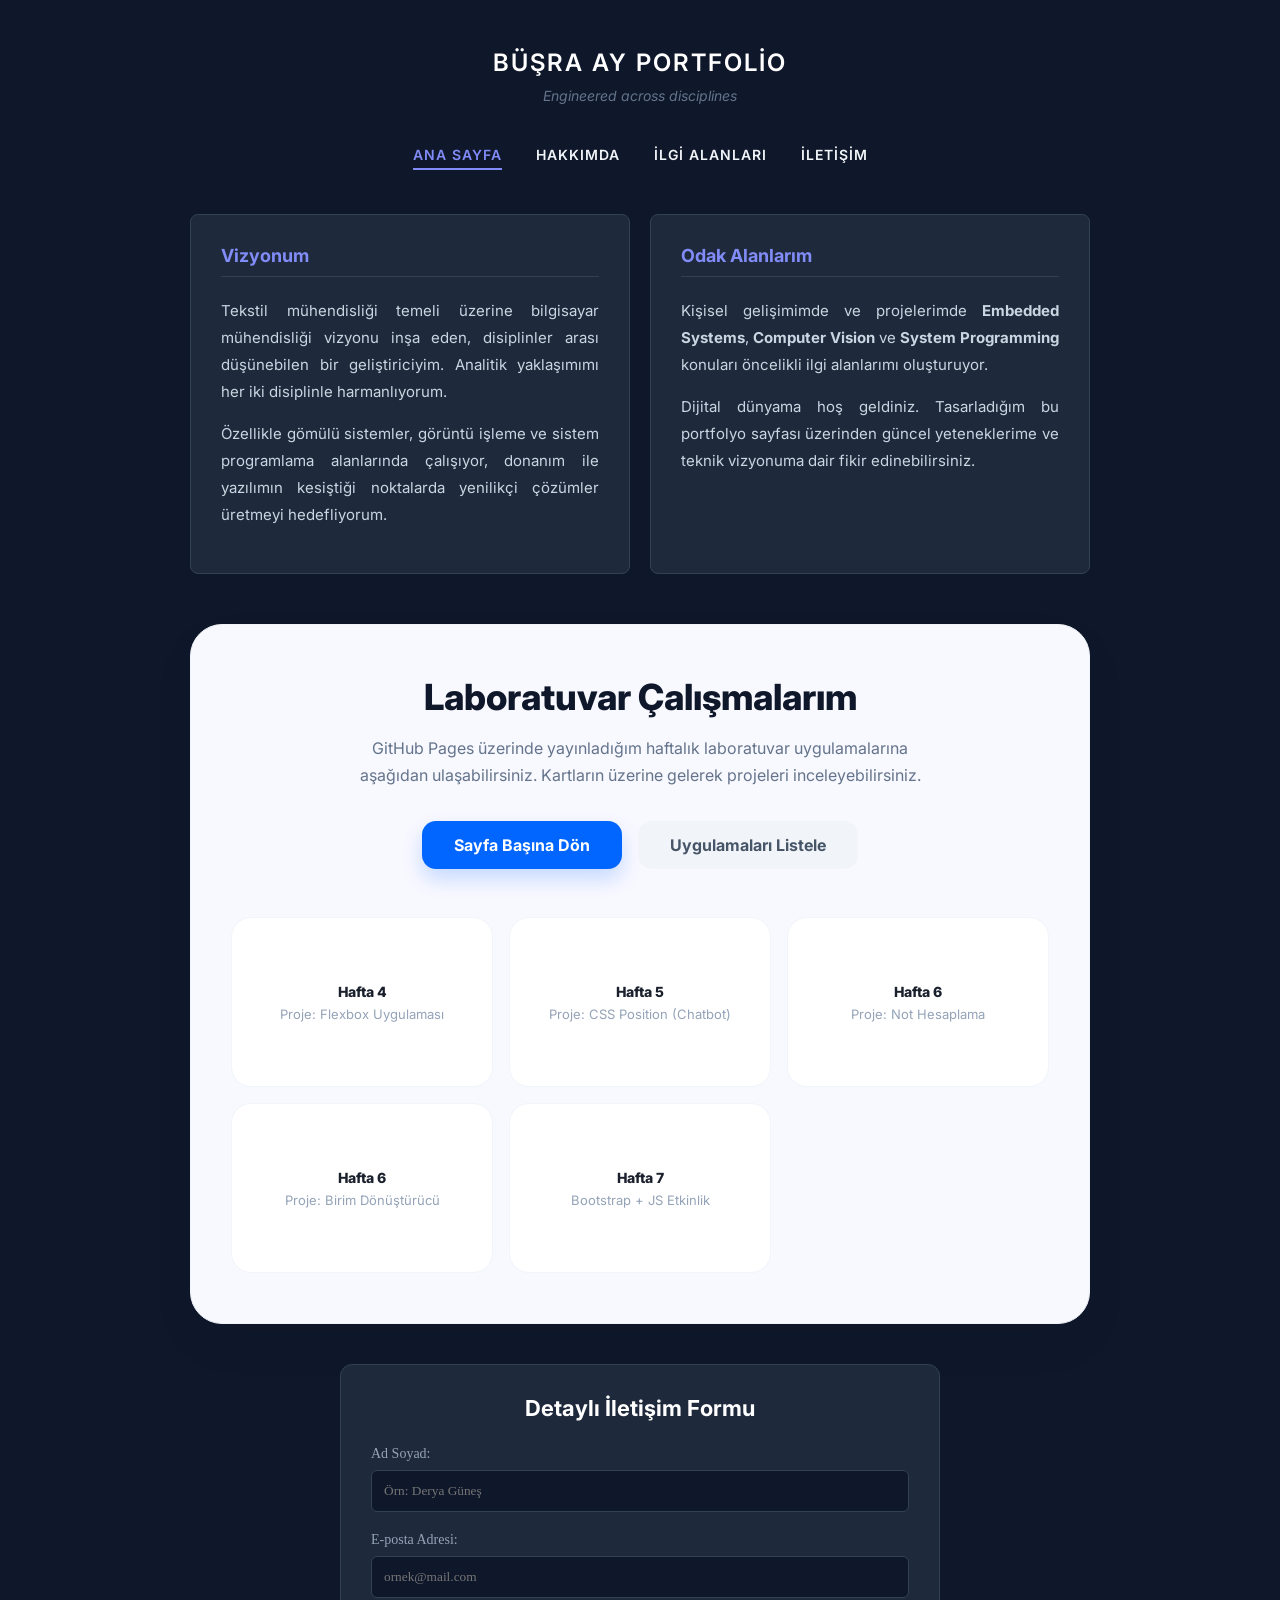
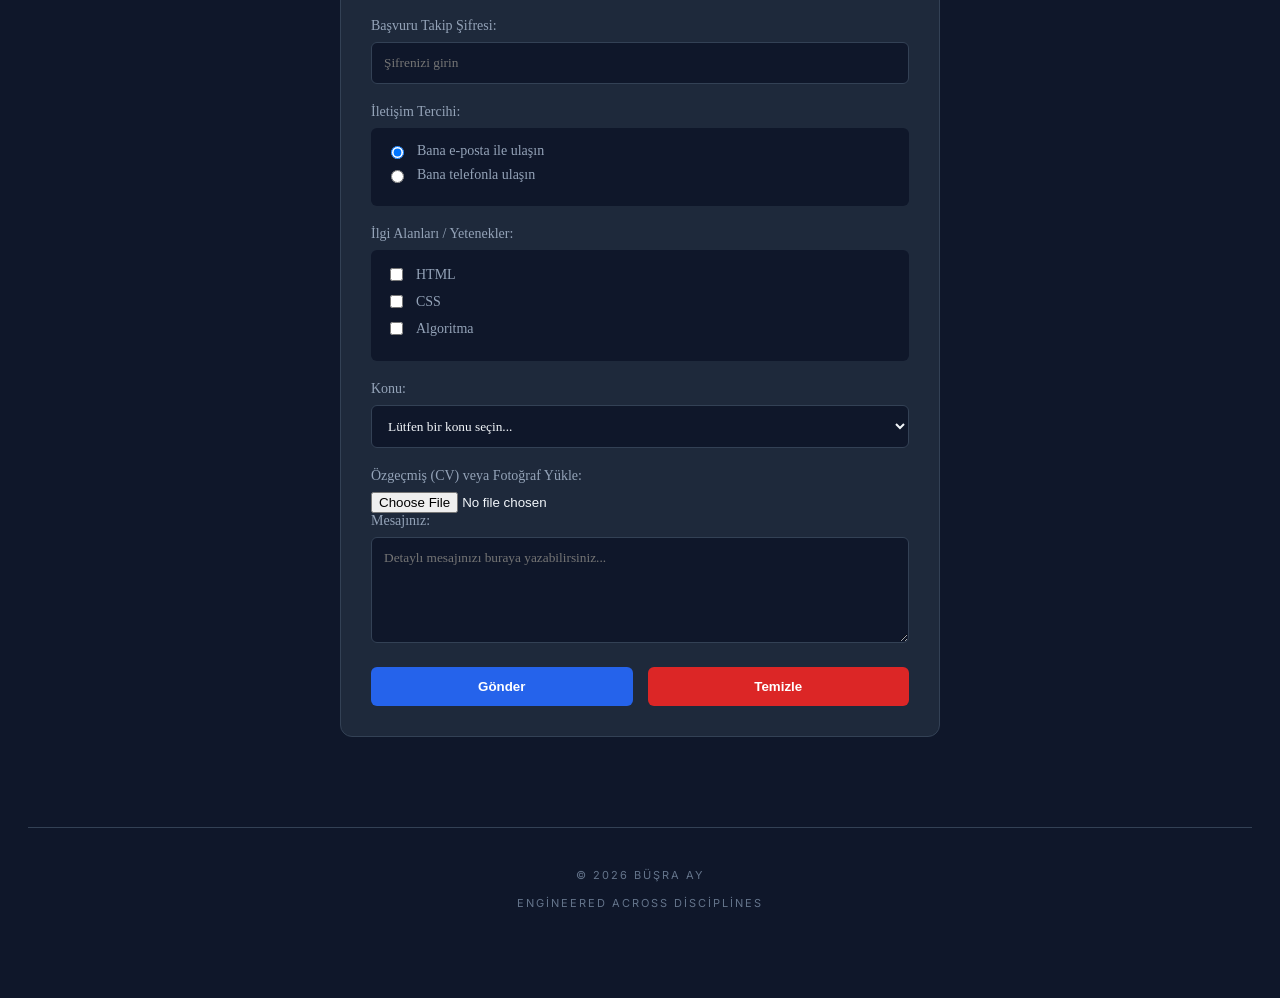
<file: index.html>
<!DOCTYPE html>
<html lang="tr">
<head>
    <meta charset="UTF-8">
    <meta name="viewport" content="width=device-width, initial-scale=1.0">
    <title>Büşra Ay | Computer Engineer Candidate</title>
    
    <link href="https://fonts.googleapis.com/css2?family=Inter:wght@300;400;600&display=swap" rel="stylesheet">
    
    <style>
        /* --- MEVCUT STİLLERİN --- */
        h1, h2, p, a, li {
            font-family: 'Inter', sans-serif;
            margin: 0;
        }

        body {
            background-color: #0f172a; 
            color: #f1f5f9; 
            display: flex;
            flex-direction: column;
            align-items: center;
            padding: 40px 20px;
            min-height: 100vh;
            box-sizing: border-box;
        }

        .container {
            width: 100%;
            max-width: 900px;
        }

        header {
            text-align: center;
            margin-bottom: 50px;
        }

        header h1 {
            font-size: 24px;
            font-weight: 600;
            letter-spacing: 2px;
            text-transform: uppercase;
            margin-bottom: 10px;
            color: #ffffff;
        }

        header p {
            color: #64748b; 
            font-style: italic;
            font-size: 14px;
            margin-bottom: 40px;
        }

        nav ul {
            list-style: none;
            padding: 0;
            text-align: center;
        }

        nav ul li {
            display: inline-block;
            margin: 0 15px;
        }

        nav ul li a {
            color: #f1f5f9;
            text-decoration: none;
            font-size: 14px;
            font-weight: 600;
            text-transform: uppercase;
            letter-spacing: 1px;
            padding-bottom: 5px;
            border-bottom: 2px solid transparent;
            transition: all 0.3s ease;
        }

        nav ul li a:hover, nav ul li a.active {
            color: #818cf8; 
            border-color: #818cf8;
        }

        main {
            display: flex; 
            justify-content: space-between;
            gap: 20px;
            margin-bottom: 40px;
            animation: fadeIn 1.2s ease-in-out forwards;
        }

        .box {
            width: 48%; 
            background-color: #1e293b; 
            padding: 30px;
            border-radius: 8px;
            border: 1px solid #334155;
        }

        .box h2 {
            font-size: 18px;
            color: #818cf8;
            margin-bottom: 20px;
            border-bottom: 1px solid #334155;
            padding-bottom: 10px;
        }

        .box p {
            font-size: 15px;
            color: #cbd5e1; 
            line-height: 1.8;
            text-align: justify;
            margin-bottom: 15px;
        }

        /* --- YENİ İLETİŞİM FORMU STİLLERİ --- */
        
        /* Form Konteynırı [cite: 7, 14, 16] */
        .contact-container {
            width: 100%;
            max-width: 600px;
            margin: 40px auto; /* Ortalamak için margin:auto [cite: 14] */
            padding: 30px; /* İç boşluk [cite: 15] */
            background-color: #1e293b;
            border: 1px solid #334155; /* Belirgin kenarlık [cite: 16] */
            border-radius: 12px; /* Köşe yuvarlama [cite: 16] */
            box-sizing: border-box;
        }

        .contact-container h2 {
            text-align: center;
            margin-bottom: 25px;
            color: #ffffff;
            font-size: 22px;
        }

        .contact-container label {
            display: block;
            margin-bottom: 8px;
            font-size: 14px;
            color: #94a3b8;
        }

        /* Çoklu Seçici Kullanımı (Input, Select, Textarea) [cite: 17, 22] */
        .contact-container input[type="text"],
        .contact-container input[type="email"],
        .contact-container input[type="password"],
        .contact-container select,
        .contact-container textarea {
            width: 100%; /* Tam genişlik [cite: 18] */
            padding: 12px; /* Ferah durması için iç boşluk [cite: 19] */
            margin-bottom: 20px; /* Elemanlar arası boşluk [cite: 20] */
            background-color: #0f172a;
            border: 1px solid #334155;
            border-radius: 6px;
            color: #f1f5f9;
            box-sizing: border-box;
            font-family: inherit;
        }

        /* Radio ve Checkbox Alanları */
        .selection-group {
            background-color: #0f172a;
            padding: 15px;
            border-radius: 6px;
            margin-bottom: 20px;
        }

        .selection-group div {
            margin-bottom: 8px;
            display: flex;
            align-items: center;
            gap: 10px;
            font-size: 14px;
        }

        /* Buton Grubu [cite: 21, 47, 48] */
        .button-group {
            display: flex;
            gap: 15px;
        }

        .btn {
            flex: 1;
            padding: 12px 20px; /* Büyütülmüş padding [cite: 21] */
            border: none; /* Kenarlık kaldırıldı [cite: 21] */
            border-radius: 6px;
            font-weight: 600;
            cursor: pointer;
            transition: opacity 0.3s;
        }

        .btn-submit {
            background-color: #2563eb; /* Gönder butonu mavi [cite: 21, 47] */
            color: white;
        }

        .btn-clear {
            background-color: #dc2626; /* Temizle butonu kırmızı [cite: 48] */
            color: white;
        }

        .btn:hover {
            opacity: 0.9;
        }

        footer {
            text-align: center;
            padding: 40px 0;
            border-top: 1px solid #334155;
            margin-top: 50px;
            width: 100%;
        }

        footer p {
            color: #64748b;
            font-size: 11px;
            text-transform: uppercase;
            letter-spacing: 2px;
        }

        @keyframes fadeIn {
            from { opacity: 0; transform: translateY(10px); }
            to { opacity: 1; transform: translateY(0); }
        }
    </style>
</head>
<body>

    <div class="container">
        <header>
            <h1>Büşra Ay Portfolio</h1>
            <p>Engineered across disciplines</p>
            
            <nav>
                <ul>
                    <li><a href="index.html" class="active">Ana Sayfa</a></li>
                    <li><a href="about.html">Hakkımda</a></li>
                    <li><a href="interests.html">İlgi Alanları</a></li>
                    <li><a href="contact.html">İletişim</a></li>
                </ul>
            </nav>
        </header>

        <main>
            <div class="box">
                <h2>Vizyonum</h2>
                <p>Tekstil mühendisliği temeli üzerine bilgisayar mühendisliği vizyonu inşa eden, disiplinler arası düşünebilen bir geliştiriciyim. Analitik yaklaşımımı her iki disiplinle harmanlıyorum.</p>
                <p>Özellikle gömülü sistemler, görüntü işleme ve sistem programlama alanlarında çalışıyor, donanım ile yazılımın kesiştiği noktalarda yenilikçi çözümler üretmeyi hedefliyorum.</p>
            </div>
            

            <aside class="box">
                <h2>Odak Alanlarım</h2>
                <p>Kişisel gelişimimde ve projelerimde <strong>Embedded Systems</strong>, <strong>Computer Vision</strong> ve <strong>System Programming</strong> konuları öncelikli ilgi alanlarımı oluşturuyor.</p>
                <p>Dijital dünyama hoş geldiniz. Tasarladığım bu portfolyo sayfası üzerinden güncel yeteneklerime ve teknik vizyonuma dair fikir edinebilirsiniz.</p>
            </aside>
        </main>
<div id="lablar" style="margin-top: 50px; padding: 50px 40px; background: ghostwhite; border-radius: 32px; box-shadow: 0 20px 50px rgba(0,0,0,0.04); text-align: center; color: #1a202c; border: 1px solid #f0f4f8; clear: both;">
    
    <h2 style="font-size: 36px; font-weight: 800; margin-bottom: 16px; color: #0f172a;">Laboratuvar Çalışmalarım</h2>
    
    <p style="color: #64748b; max-width: 600px; margin: 0 auto 32px; line-height: 1.7; font-size: 16px;">
        GitHub Pages üzerinde yayınladığım haftalık laboratuvar uygulamalarına aşağıdan ulaşabilirsiniz. 
        Kartların üzerine gelerek projeleri inceleyebilirsiniz.
    </p>

    <div style="display: flex; justify-content: center; gap: 16px; margin-bottom: 48px;">
        <a href="#" style="background: #0066ff; color: white; padding: 14px 32px; border-radius: 14px; text-decoration: none; font-weight: 700; box-shadow: 0 10px 20px rgba(0, 102, 255, 0.2);">
            Sayfa Başına Dön
        </a>
        <a href="#lab-grid" style="background: #f1f5f9; color: #475569; padding: 14px 32px; border-radius: 14px; text-decoration: none; font-weight: 700;">
            Uygulamaları Listele
        </a>
    </div>

    <style>
        .lab-card {
            background: white; 
            border: 1px solid #f1f5f9; 
            padding: 24px; 
            border-radius: 20px; 
            text-decoration: none; 
            color: inherit; 
            transition: all 0.3s ease;
            display: flex;
            flex-direction: column;
            justify-content: center;
            align-items: center;
            height: 120px; /* Hepsinin boyutu aynı olsun demiştin */
        }
        .lab-card:hover {
            border-color: #0066ff;
            background: #f0f7ff;
            transform: translateY(-5px);
            box-shadow: 0 10px 20px rgba(0, 102, 255, 0.1);
        }
        .lab-card:hover .week-title { color: #0066ff; }
    </style>

    <div id="lab-grid" style="display: grid; grid-template-columns: repeat(auto-fit, minmax(200px, 1fr)); gap: 16px;">
        
        <a href="flexbox_odev/index.html" class="lab-card">
            <div class="week-title" style="font-weight: 800; font-size: 14px;">Hafta 4</div>
            <div style="color: #94a3b8; font-size: 13px; margin-top: 6px;">Proje: Flexbox Uygulaması</div>
        </a>

        <a href="lab-position.html" class="lab-card">
            <div class="week-title" style="font-weight: 800; font-size: 14px;">Hafta 5</div>
            <div style="color: #94a3b8; font-size: 13px; margin-top: 6px;">Proje: CSS Position (Chatbot)</div>
        </a>

        <a href="not_hesapla.html" class="lab-card">
            <div class="week-title" style="font-weight: 800; font-size: 14px;">Hafta 6</div>
            <div style="color: #94a3b8; font-size: 13px; margin-top: 6px;">Proje: Not Hesaplama</div>
        </a>

        <a href="birim_donusturucu.html" class="lab-card">
            <div class="week-title" style="font-weight: 800; font-size: 14px;">Hafta 6</div>
            <div style="color: #94a3b8; font-size: 13px; margin-top: 6px;">Proje: Birim Dönüştürücü</div>
        </a>

        <a href="etkilesimli-etkinlik-kaydi/hafta7.html" class="lab-card">
            <div class="week-title" style="font-weight: 800; font-size: 14px;">Hafta 7</div>
            <div style="color: #94a3b8; font-size: 13px; margin-top: 6px;">Bootstrap + JS Etkinlik</div>
        </a>

    </div>
</div>   


        <section class="contact-container">
            <h2>Detaylı İletişim Formu</h2>
            <form action="#">
                <label for="fullname">Ad Soyad:</label>
                <input type="text" id="fullname" name="fullname" placeholder="Örn: Derya Güneş" required>

                <label for="email">E-posta Adresi:</label>
                <input type="email" id="email" name="email" placeholder="ornek@mail.com" required>

                <label for="password">Başvuru Takip Şifresi:</label>
                <input type="password" id="password" name="password" placeholder="Şifrenizi girin">

                <label>İletişim Tercihi:</label>
                <div class="selection-group">
                    <div>
                        <input type="radio" id="mail-pref" name="contact-pref" value="mail" checked>
                        <label for="mail-pref" style="margin:0;">Bana e-posta ile ulaşın</label>
                    </div>
                    <div>
                        <input type="radio" id="phone-pref" name="contact-pref" value="phone">
                        <label for="phone-pref" style="margin:0;">Bana telefonla ulaşın</label>
                    </div>
                </div>

                <label>İlgi Alanları / Yetenekler:</label>
                <div class="selection-group">
                    <div><input type="checkbox" id="html" name="skills" value="html"> <label for="html" style="margin:0;">HTML</label></div>
                    <div><input type="checkbox" id="css" name="skills" value="css"> <label for="css" style="margin:0;">CSS</label></div>
                    <div><input type="checkbox" id="algo" name="skills" value="algo"> <label for="algo" style="margin:0;">Algoritma</label></div>
                </div>

                <label for="subject">Konu:</label>
                <select id="subject" name="subject">
                    <option value="" disabled selected>Lütfen bir konu seçin...</option>
                    <option value="job">İş Teklifi</option>
                    <option value="question">Soru</option>
                    <option value="feedback">Geri Bildirim</option>
                </select>

                <label for="file">Özgeçmiş (CV) veya Fotoğraf Yükle:</label>
                <input type="file" id="file" name="file">

                <label for="message">Mesajınız:</label>
                <textarea id="message" name="message" rows="5" placeholder="Detaylı mesajınızı buraya yazabilirsiniz..."></textarea>

                <div class="button-group">
                    <button type="submit" class="btn btn-submit">Gönder</button>
                    <button type="reset" class="btn btn-clear">Temizle</button>
                </div>
            </form>
        </section>
        </div>

    <footer>
        <p>&copy; 2026 Büşra Ay <br><br> engineered across disciplines</p>
    </footer>

</body>
</html>
</file>
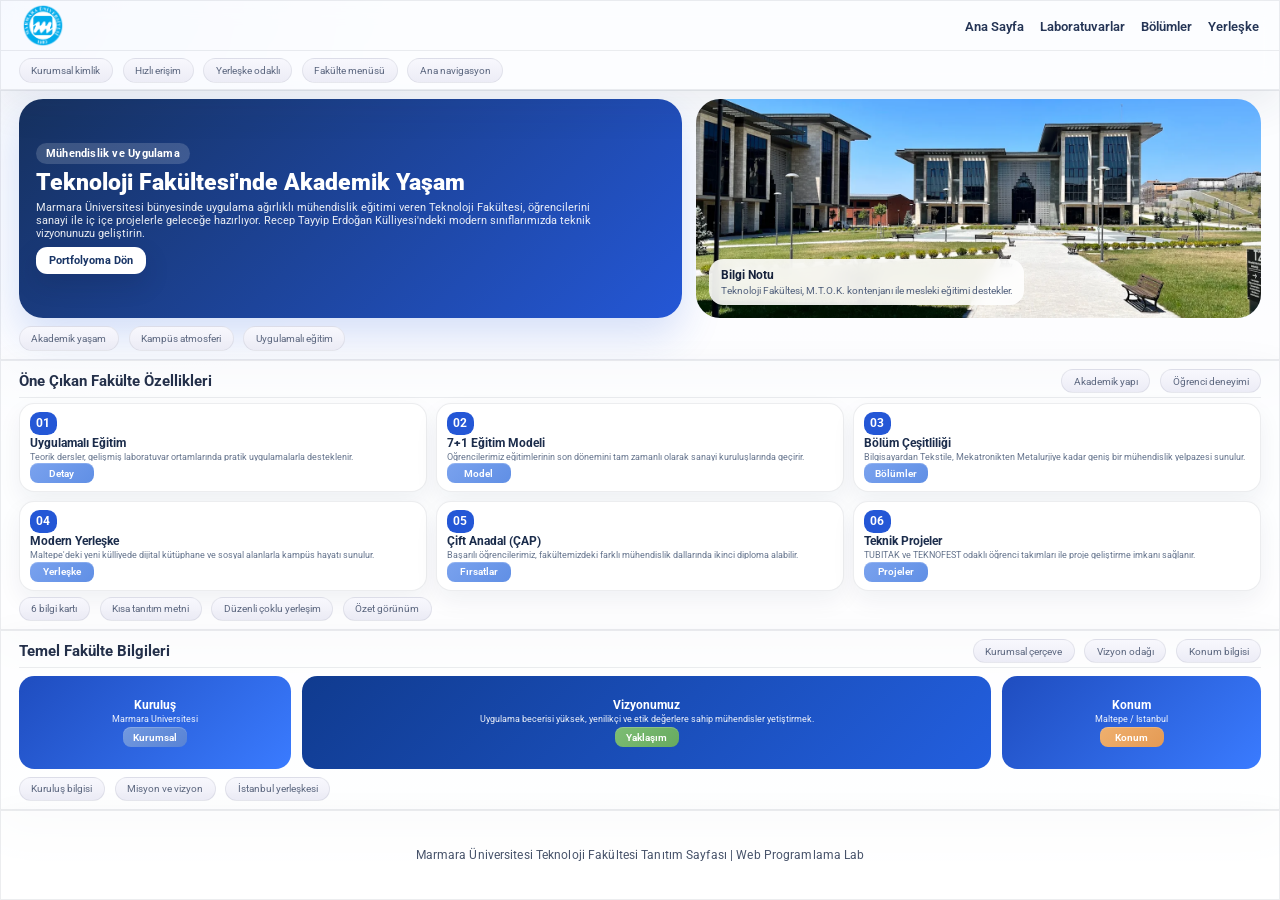
<file: flexbox_odev/index.html>
<!DOCTYPE html>
<html lang="tr">
<head>
    <meta charset="UTF-8">
    <meta name="viewport" content="width=device-width, initial-scale=1.0">
    <title>Marmara Üniversitesi | Teknoloji Fakültesi Tanıtımı</title>
    <link rel="stylesheet" href="style.css">
    <link href="https://fonts.googleapis.com/css2?family=Roboto:wght@300;400;500;700;900&display=swap" rel="stylesheet">
</head>
<body>
    <div class="wrapper">
        <nav class="navbar">
            <div class="nav-main">
                <div class="logo">
                    <a href="../index.html">
                        <img src="marmara_logo.png" alt="Marmara Üniversitesi Logosu">
                    </a>
                </div>
                <ul class="nav-links">
                    <li><a href="../index.html">Ana Sayfa</a></li>
                    <li><a href="../index.html#lablar">Laboratuvarlar</a></li>
                    <li><a href="#">Bölümler</a></li>
                    <li><a href="#">Yerleşke</a></li>
                </ul>
            </div>
            <div class="nav-meta">
                <span class="meta-pill">Kurumsal kimlik</span>
                <span class="meta-pill">Hızlı erişim</span>
                <span class="meta-pill">Yerleşke odaklı</span>
                <span class="meta-pill">Fakülte menüsü</span>
                <span class="meta-pill">Ana navigasyon</span>
            </div>
        </nav>

        <section class="hero">
            <div class="hero-main">
                <div class="hero-content">
                    <span class="hero-tag">Mühendislik ve Uygulama</span>
                    <h1>Teknoloji Fakültesi'nde Akademik Yaşam</h1>
                    <p>
                        Marmara Üniversitesi bünyesinde uygulama ağırlıklı mühendislik eğitimi veren 
                        Teknoloji Fakültesi, öğrencilerini sanayi ile iç içe projelerle geleceğe hazırlıyor. 
                        Recep Tayyip Erdoğan Külliyesi'ndeki modern sınıflarımızda teknik vizyonunuzu geliştirin.
                    </p>

                    <a href="../index.html" class="back-btn">Portfolyoma Dön</a>
                </div>

                <div class="hero-visual">
                    <img src="hero-gorsel.jpg" alt="Marmara Üniversitesi Kampüs">
                    <div class="hero-note">
                        <strong>Bilgi Notu</strong>
                        <span>Teknoloji Fakültesi, M.T.O.K. kontenjanı ile mesleki eğitimi destekler.</span>
                    </div>
                </div>
            </div>
            <div class="hero-meta">
                <span class="meta-pill">Akademik yaşam</span>
                <span class="meta-pill">Kampüs atmosferi</span>
                <span class="meta-pill">Uygulamalı eğitim</span>
            </div>
        </section>

        <section class="cards">
            <div class="section-head">
                <h2>Öne Çıkan Fakülte Özellikleri</h2>
                <div class="section-head-pills">
                    <span class="meta-pill">Akademik yapı</span>
                    <span class="meta-pill">Öğrenci deneyimi</span>
                </div>
            </div>
            <div class="cards-grid">
                <article class="card">
                    <span class="card-no">01</span>
                    <h3>Uygulamalı Eğitim</h3>
                    <p>Teorik dersler, gelişmiş laboratuvar ortamlarında pratik uygulamalarla desteklenir.</p>
                    <button class="mini-btn" type="button">Detay</button>
                </article>
                <article class="card">
                    <span class="card-no">02</span>
                    <h3>7+1 Eğitim Modeli</h3>
                    <p>Öğrencilerimiz eğitimlerinin son dönemini tam zamanlı olarak sanayi kuruluşlarında geçirir.</p>
                    <button class="mini-btn" type="button">Model</button>
                </article>
                <article class="card">
                    <span class="card-no">03</span>
                    <h3>Bölüm Çeşitliliği</h3>
                    <p>Bilgisayardan Tekstile, Mekatronikten Metalurjiye kadar geniş bir mühendislik yelpazesi sunulur.</p>
                    <button class="mini-btn" type="button">Bölümler</button>
                </article>
                <article class="card">
                    <span class="card-no">04</span>
                    <h3>Modern Yerleşke</h3>
                    <p>Maltepe'deki yeni külliyede dijital kütüphane ve sosyal alanlarla kampüs hayatı sunulur.</p>
                    <button class="mini-btn" type="button">Yerleşke</button>
                </article>
                <article class="card">
                    <span class="card-no">05</span>
                    <h3>Çift Anadal (ÇAP)</h3>
                    <p>Başarılı öğrencilerimiz, fakültemizdeki farklı mühendislik dallarında ikinci diploma alabilir.</p>
                    <button class="mini-btn" type="button">Fırsatlar</button>
                </article>
                <article class="card">
                    <span class="card-no">06</span>
                    <h3>Teknik Projeler</h3>
                    <p>TÜBİTAK ve TEKNOFEST odaklı öğrenci takımları ile proje geliştirme imkanı sağlanır.</p>
                    <button class="mini-btn" type="button">Projeler</button>
                </article>
            </div>
            <div class="cards-meta">
                <span class="meta-pill">6 bilgi kartı</span>
                <span class="meta-pill">Kısa tanıtım metni</span>
                <span class="meta-pill">Düzenli çoklu yerleşim</span>
                <span class="meta-pill">Özet görünüm</span>
            </div>
        </section>

        <section class="grow-section">
            <div class="section-head">
                <h2>Temel Fakülte Bilgileri</h2>
                <div class="section-head-pills">
                    <span class="meta-pill">Kurumsal çerçeve</span>
                    <span class="meta-pill">Vizyon odağı</span>
                    <span class="meta-pill">Konum bilgisi</span>
                </div>
            </div>
            <div class="grow-main">
                <div class="grow-box box1">
                    <h3>Kuruluş</h3>
                    <p>Marmara Üniversitesi</p>
                    <button class="mini-btn light-btn" type="button">Kurumsal</button>
                </div>
                <div class="grow-box box2">
                    <h3>Vizyonumuz</h3>
                    <p>Uygulama becerisi yüksek, yenilikçi ve etik değerlere sahip mühendisler yetiştirmek.</p>
                    <button class="mini-btn success-btn" type="button">Yaklaşım</button>
                </div>
                <div class="grow-box box3">
                    <h3>Konum</h3>
                    <p>Maltepe / İstanbul</p>
                    <button class="mini-btn warm-btn" type="button">Konum</button>
                </div>
            </div>
            <div class="grow-meta">
                <span class="meta-pill">Kuruluş bilgisi</span>
                <span class="meta-pill">Misyon ve vizyon</span>
                <span class="meta-pill">İstanbul yerleşkesi</span>
            </div>
        </section>

        <footer class="footer">
            <p>Marmara Üniversitesi Teknoloji Fakültesi Tanıtım Sayfası | Web Programlama Lab</p>
        </footer>
    </div>
</body>
</html>
</file>
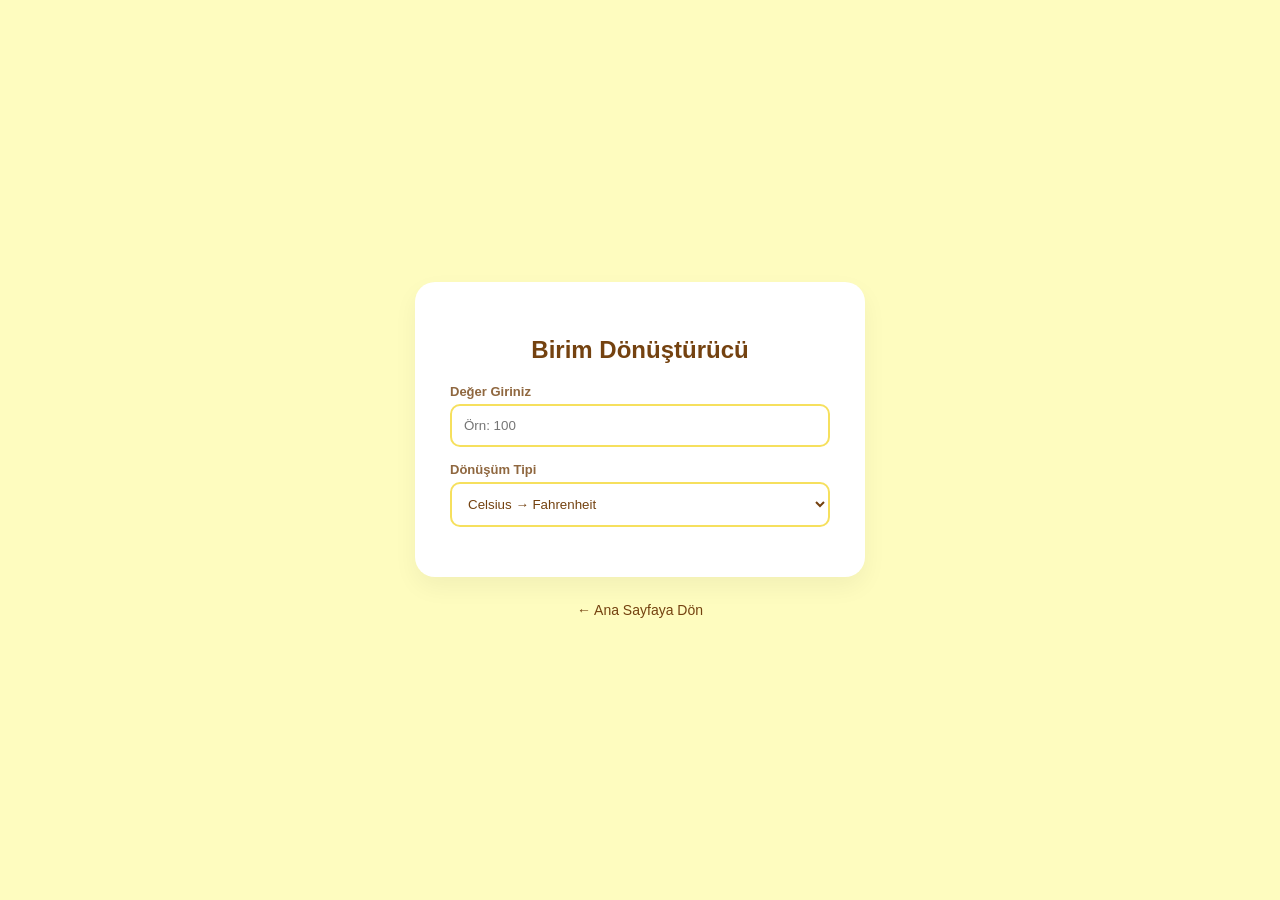
<file: birim_donusturucu.html>
<!DOCTYPE html>
<html lang="tr">
<head>
    <meta charset="UTF-8">
    <meta name="viewport" content="width=device-width, initial-scale=1.0">
    <title>Birim Dönüştürücü</title>
    <style>
        /* Renk Değişimini Buradan Yapabilirsin */
        :root {
            --bg-color: #fefcbf;       /* Arka plan: Çok açık sarı */
            --card-bg: #ffffff;        /* Kart içi: Beyaz */
            --primary-color: #f6e05e;  /* Buton ve kenarlık: Canlı sarı */
            --hover-color: #ecc94b;    /* Buton üzerine gelince: Koyu sarı */
            --text-color: #744210;     /* Yazı rengi: Kahverengi tonu */
            --result-bg: #fffaf0;      /* Sonuç kutusu: Krem */
        }

        body {
            font-family: 'Segoe UI', Tahoma, Geneva, Verdana, sans-serif;
            background-color: var(--bg-color);
            color: var(--text-color);
            display: flex;
            justify-content: center;
            align-items: center;
            min-height: 100vh;
            margin: 0;
            flex-direction: column;
        }

        .card {
            background: var(--card-bg);
            padding: 35px;
            border-radius: 20px;
            box-shadow: 0 10px 25px rgba(0,0,0,0.05);
            width: 100%;
            max-width: 380px;
            text-align: center;
        }

        h2 { margin-bottom: 20px; font-weight: 700; }

        .group { text-align: left; margin-bottom: 15px; }

        label { display: block; margin-bottom: 5px; font-size: 13px; font-weight: bold; opacity: 0.8; }

        input, select {
            width: 100%;
            padding: 12px;
            border: 2px solid var(--primary-color);
            border-radius: 10px;
            box-sizing: border-box;
            outline: none;
            background: #fff;
            color: var(--text-color);
        }

        button {
            width: 100%;
            padding: 14px;
            background-color: var(--primary-color);
            color: var(--text-color);
            border: none;
            border-radius: 10px;
            font-weight: bold;
            cursor: pointer;
            transition: 0.3s;
            margin-top: 10px;
        }

        button:hover { background-color: var(--hover-color); }

        .result-box {
            margin-top: 20px;
            padding: 15px;
            background-color: var(--result-bg);
            border: 1px dashed var(--hover-color);
            border-radius: 10px;
            display: none;
            font-weight: bold;
        }

        .back-link {
            margin-top: 25px;
            text-decoration: none;
            color: var(--text-color);
            font-size: 14px;
            font-weight: 500;
        }
    </style>
</head>
<body>

<div class="card">
    <h2>Birim Dönüştürücü</h2>
    
    <div class="group">
        <label>Değer Giriniz</label>
        <input type="number" id="val" placeholder="Örn: 100" oninput="calculate()">
    </div>

    <div class="group">
        <label>Dönüşüm Tipi</label>
        <select id="type" onchange="calculate()">
            <optgroup label="Sıcaklık">
                <option value="cToF">Celsius → Fahrenheit</option>
                <option value="cToK">Celsius → Kelvin</option>
            </optgroup>
            <optgroup label="Uzunluk">
                <option value="mToKm">Metre → Kilometre</option>
                <option value="mToMile">Metre → Mil</option>
                <option value="inToCm">İnç → Santimetre</option>
            </optgroup>
            <optgroup label="Ağırlık">
                <option value="kgToGr">Kilogram → Gram</option>
                <option value="kgToLb">Kilogram → Libre (Lb)</option>
                <option value="ozToGr">Ons → Gram</option>
            </optgroup>
            <optgroup label="Hız & Basınç">
                <option value="kmhToMs">km/h → m/s</option>
                <option value="psiToBar">PSI → Bar</option>
                <option value="barToAtm">Bar → Atmosfer (atm)</option>
            </optgroup>
            <optgroup label="Enerji & Güç">
                <option value="jToCal">Joule → Kalori</option>
                <option value="kWToHP">Kilowatt → Beygir (HP)</option>
                <option value="kWhToBTU">kWh → BTU</option>
            </optgroup>
        </select>
    </div>

    <div id="resBox" class="result-box">
        Sonuç: <span id="resText"></span>
    </div>
</div>

<a href="index.html" class="back-link">← Ana Sayfaya Dön</a>

<script>
    function calculate() {
        const input = document.getElementById('val').value;
        const type = document.getElementById('type').value;
        const resBox = document.getElementById('resBox');
        const resText = document.getElementById('resText');

        if (input === "") {
            resBox.style.display = "none";
            return;
        }

        const v = parseFloat(input);
        let r = 0;

        // Dönüşüm Formülleri
        switch(type) {
            case "cToF": r = (v * 9/5) + 32; break;
            case "cToK": r = v + 273.15; break;
            case "mToKm": r = v / 1000; break;
            case "mToMile": r = v * 0.00062137; break;
            case "inToCm": r = v * 2.54; break;
            case "kgToGr": r = v * 1000; break;
            case "kgToLb": r = v * 2.20462; break;
            case "ozToGr": r = v * 28.3495; break;
            case "kmhToMs": r = v / 3.6; break;
            case "psiToBar": r = v * 0.068947; break;
            case "barToAtm": r = v * 0.98692; break;
            case "jToCal": r = v / 4.184; break;
            case "kWToHP": r = v * 1.34102; break;
            case "kWhToBTU": r = v * 3412.14; break;
        }

        resText.innerText = r.toLocaleString('tr-TR', { maximumFractionDigits: 4 });
        resBox.style.display = "block";
    }
</script>

</body>
</html>
</file>
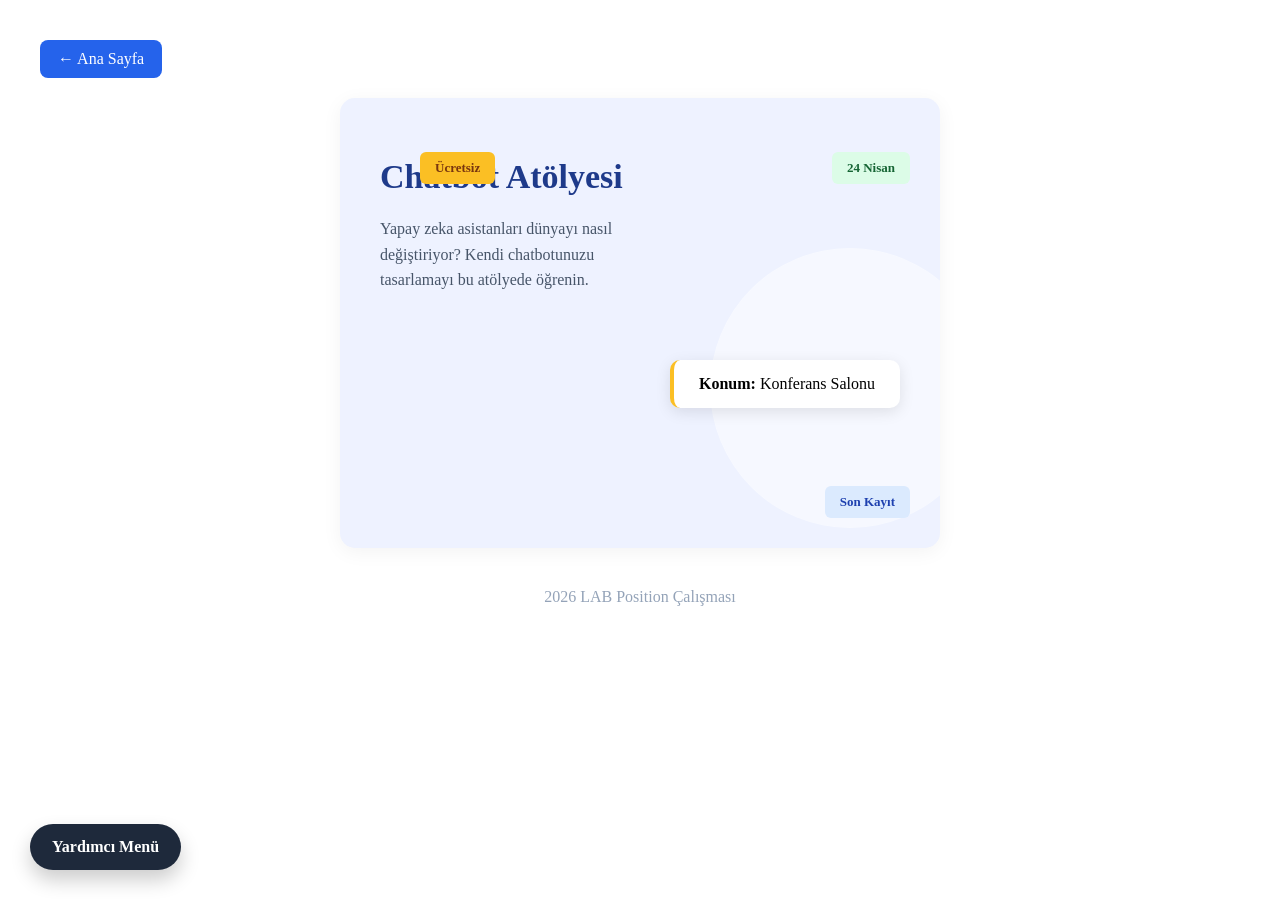
<file: lab-position.html>
<!DOCTYPE html>
<html lang="tr">
<head>
<meta charset="UTF-8">
<title>Lab Position - AI Chatbot Workshop</title>

<style>
* {
    box-sizing: border-box;
    margin: 0;
    padding: 0;
}

body {
    <div class="top-link">
        <a href="index.html">← Ana Sayfa</a>
    </div>

    <div class="card"> </div>
    font-family: Arial, sans-serif;
    background: #ffffff;
    padding: 40px;
}

/* ÜST LİNK */
.top-link a {
    text-decoration: none;
    background: #2563eb;
    color: white;
    padding: 10px 18px;
    border-radius: 8px;
    display: inline-block;
    margin-bottom: 20px;
    transition: 0.3s ease; /* 13. Kural: transition */
    cursor: pointer; /* 13. Kural: cursor değişimi (1) */
}

.top-link a:hover {
    background: #1d4ed8;
    transform: scale(1.05); /* 13. Kural: hover animasyonu */
}

/* ANA KART */
.card {
    position: relative; /* 9. ve 10. Kural */
    width: 600px;
    height: 450px;
    margin: auto;
    background: #eef2ff;
    border-radius: 15px;
    padding: 60px 40px;
    overflow: hidden;
    box-shadow: 0 4px 20px rgba(0,0,0,0.05);
}

/* BAŞLIK */
.card h1 {
    font-size: 34px;
    color: #1e3a8a;
    position: relative;
    z-index: 1; /* 18. Kural: z-index (Altta) */
}

/* AÇIKLAMA */
.card p {
    margin-top: 20px;
    width: 55%;
    color: #475569;
    line-height: 1.6;
}

/* ROZET GENEL */
.badge {
    position: absolute; /* 11. Kural */
    padding: 8px 15px;
    border-radius: 6px;
    font-weight: bold;
    font-size: 13px;
    z-index: 10; /* 18. Kural: z-index (Üstte) */
    transition: 0.3s ease;
}

/*  ÜCRETSİZ */
.badge1 {
    position: absolute;
    top: 70px;   /* İKİSİ DE AYNI */
    left: 80px;

    background: #fbbf24;
    color: #78350f;

    transform: translateY(-50%); /* kritik */
    cursor: copy;
}

.badge1:hover {
    transform: translateY(-50%) scale(1.1) rotate(-3deg);
}

/*  TARİH */
.badge2 {
    position: absolute;
    top: 70px;   /* AYNI DEĞER */
    right: 30px;

    background: #dcfce7;
    color: #166534;

    transform: translateY(-50%); /* kritik */
    cursor: help;
}

.badge2:hover {
    background: #bbf7d0;
}

/* SON KAYIT */
.badge3 {
    bottom: 30px;
    right: 30px;
    background: #dbeafe;
    color: #1e40af;
    animation: bounce 2s infinite ease-in-out; /* 17. Kural: @keyframes */
    cursor: crosshair;
}

/* KONUM (Konum Korundu) */
.location-box {
    position: absolute;
    right: 40px;
    bottom: 140px;
    background: white;
    padding: 15px 25px;
    border-radius: 10px;
    border-left: 4px solid #fbbf24;
    box-shadow: 0 4px 15px rgba(0,0,0,0.1);
    z-index: 5;
    transition: 0.3s;
}

.location-box:hover {
    transform: translateX(-5px);
    background: #fffbeb;
}

/* ARKA DAİRE */
.circle {
    position: absolute;
    width: 280px;
    height: 280px;
    background: rgba(255,255,255,0.5);
    border-radius: 50%;
    right: -50px;
    bottom: 20px;
    z-index: 0;
}

/* FIXED */
.fixed-menu {
    position: fixed; /* 12. Kural: fixed öğe */
    bottom: 30px;
    left: 30px;
    background: #1e293b;
    color: white;
    padding: 14px 22px;
    border-radius: 50px;
    text-decoration: none;
    font-weight: bold;
    box-shadow: 0 10px 20px rgba(0,0,0,0.2);
    transition: 0.2s;
    z-index: 100;
}

.fixed-menu:hover {
    background: #334155;
}

.fixed-menu:active {
    transform: scale(0.95); /* 16. Kural: active efekti */
}

/* ANİMASYON */
@keyframes bounce {
    0%,100% { transform: translateY(0); }
    50% { transform: translateY(-8px); }
}

footer {
    text-align: center;
    margin-top: 40px;
    color: #94a3b8;
}
</style>
</head>

<body>

<div class="top-link">
    <a href="index.html">← Ana Sayfa</a>
</div>

<div class="card">

    <div class="circle"></div>

    <div class="badge badge1">Ücretsiz</div>
    <div class="badge badge2">24 Nisan</div>
    <div class="badge badge3">Son Kayıt</div>

    <h1>Chatbot Atölyesi</h1>

    <p>
        Yapay zeka asistanları dünyayı nasıl değiştiriyor?
        Kendi chatbotunuzu tasarlamayı bu atölyede öğrenin.
    </p>

    <div class="location-box">
        <strong>Konum:</strong> Konferans Salonu
    </div>

</div>

<a href="#" class="fixed-menu">Yardımcı Menü</a>

<footer>
    2026 LAB Position Çalışması
</footer>

</body>
</html>
</file>
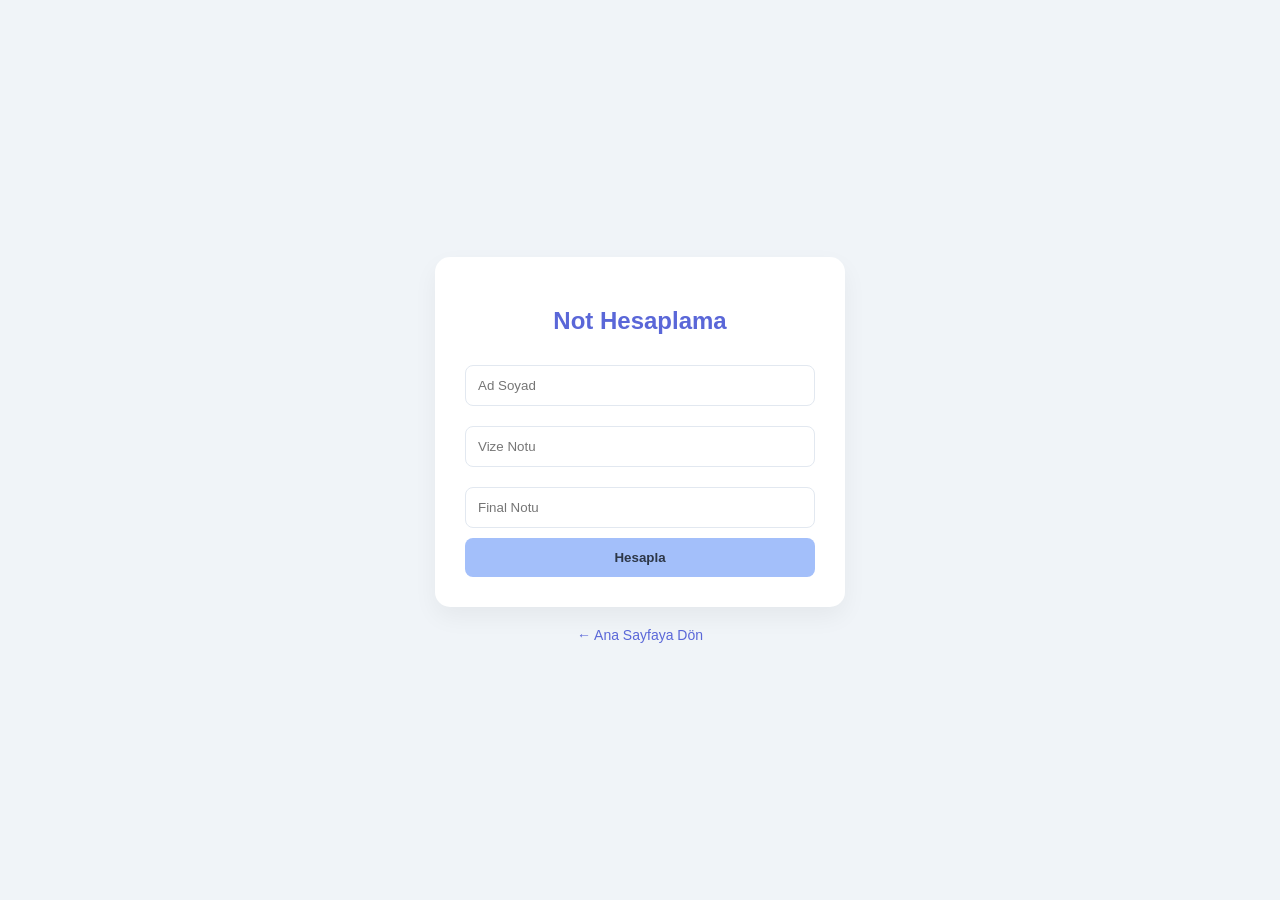
<file: not_hesapla.html>
<!DOCTYPE html>
<html lang="tr">
<head>
    <meta charset="UTF-8">
    <meta name="viewport" content="width=device-width, initial-scale=1.0">
    <title>Öğrenci Not Hesaplama</title>
    <style>
        body { font-family: 'Segoe UI', sans-serif; background-color: #f0f4f8; display: flex; justify-content: center; align-items: center; height: 100vh; margin: 0; flex-direction: column; }
        .container { background: white; padding: 30px; border-radius: 15px; box-shadow: 0 10px 25px rgba(0,0,0,0.05); width: 350px; }
        h2 { color: #5a67d8; text-align: center; }
        input { width: 100%; padding: 12px; margin: 10px 0; border: 1px solid #e2e8f0; border-radius: 8px; box-sizing: border-box; }
        button { width: 100%; padding: 12px; background-color: #a3bffa; border: none; border-radius: 8px; color: #2d3748; font-weight: bold; cursor: pointer; transition: 0.3s; }
        button:hover { background-color: #7f9cf5; }
        #result { margin-top: 20px; padding: 15px; border-radius: 8px; display: none; background-color: #edf2f7; }
        .back-link { margin-top: 20px; text-decoration: none; color: #5a67d8; font-size: 14px; }
    </style>
</head>
<body>

<div class="container">
    <h2>Not Hesaplama</h2>
    <input type="text" id="name" placeholder="Ad Soyad">
    <input type="number" id="vize" placeholder="Vize Notu">
    <input type="number" id="final" placeholder="Final Notu">
    <button onclick="hesapla()">Hesapla</button>

    <div id="result">
        <strong id="resName"></strong><br>
        Ortalama: <span id="resOrt"></span><br>
        Harf Notu: <span id="resHarf"></span><br>
        Durum: <span id="resDurum"></span>
    </div>
</div>

<a href="index.html" class="back-link">← Ana Sayfaya Dön</a>

<script>
    function hesapla() {
        const ad = document.getElementById('name').value;
        const vize = parseFloat(document.getElementById('vize').value);
        const final = parseFloat(document.getElementById('final').value);
        
        if(!ad || isNaN(vize) || isNaN(final)) { alert("Lütfen tüm alanları doldurun!"); return; }

        const ortalama = (vize * 0.4) + (final * 0.6);
        let harf = "";
        
        if (ortalama >= 90) harf = "AA";
        else if (ortalama >= 80) harf = "BA";
        else if (ortalama >= 70) harf = "BB";
        else if (ortalama >= 60) harf = "CB";
        else if (ortalama >= 50) harf = "CC";
        else harf = "FF";

        const durum = ortalama >= 50 ? "Geçti" : "Kaldı";

        document.getElementById('resName').innerText = ad;
        document.getElementById('resOrt').innerText = ortalama.toFixed(2);
        document.getElementById('resHarf').innerText = harf;
        document.getElementById('resDurum').innerText = durum;
        document.getElementById('result').style.display = "block";
    }
</script>

</body>
</html>
</file>
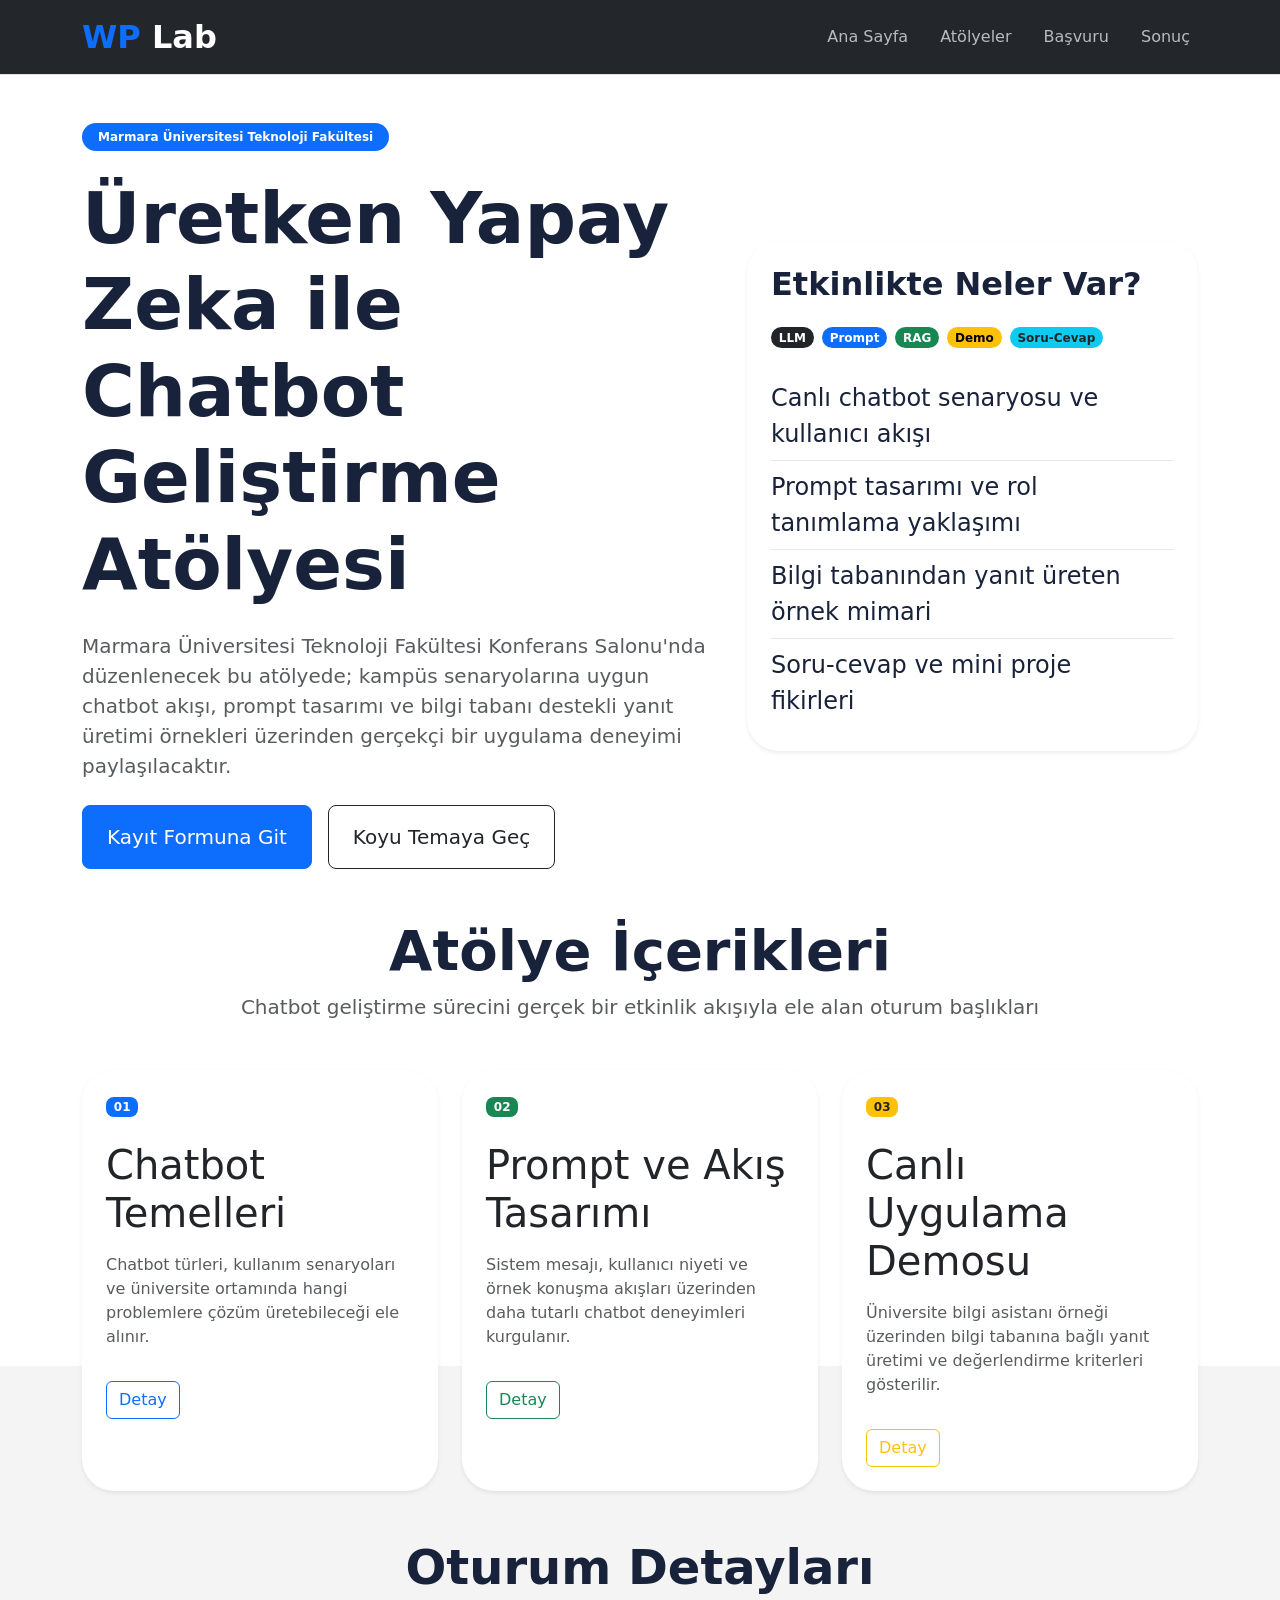
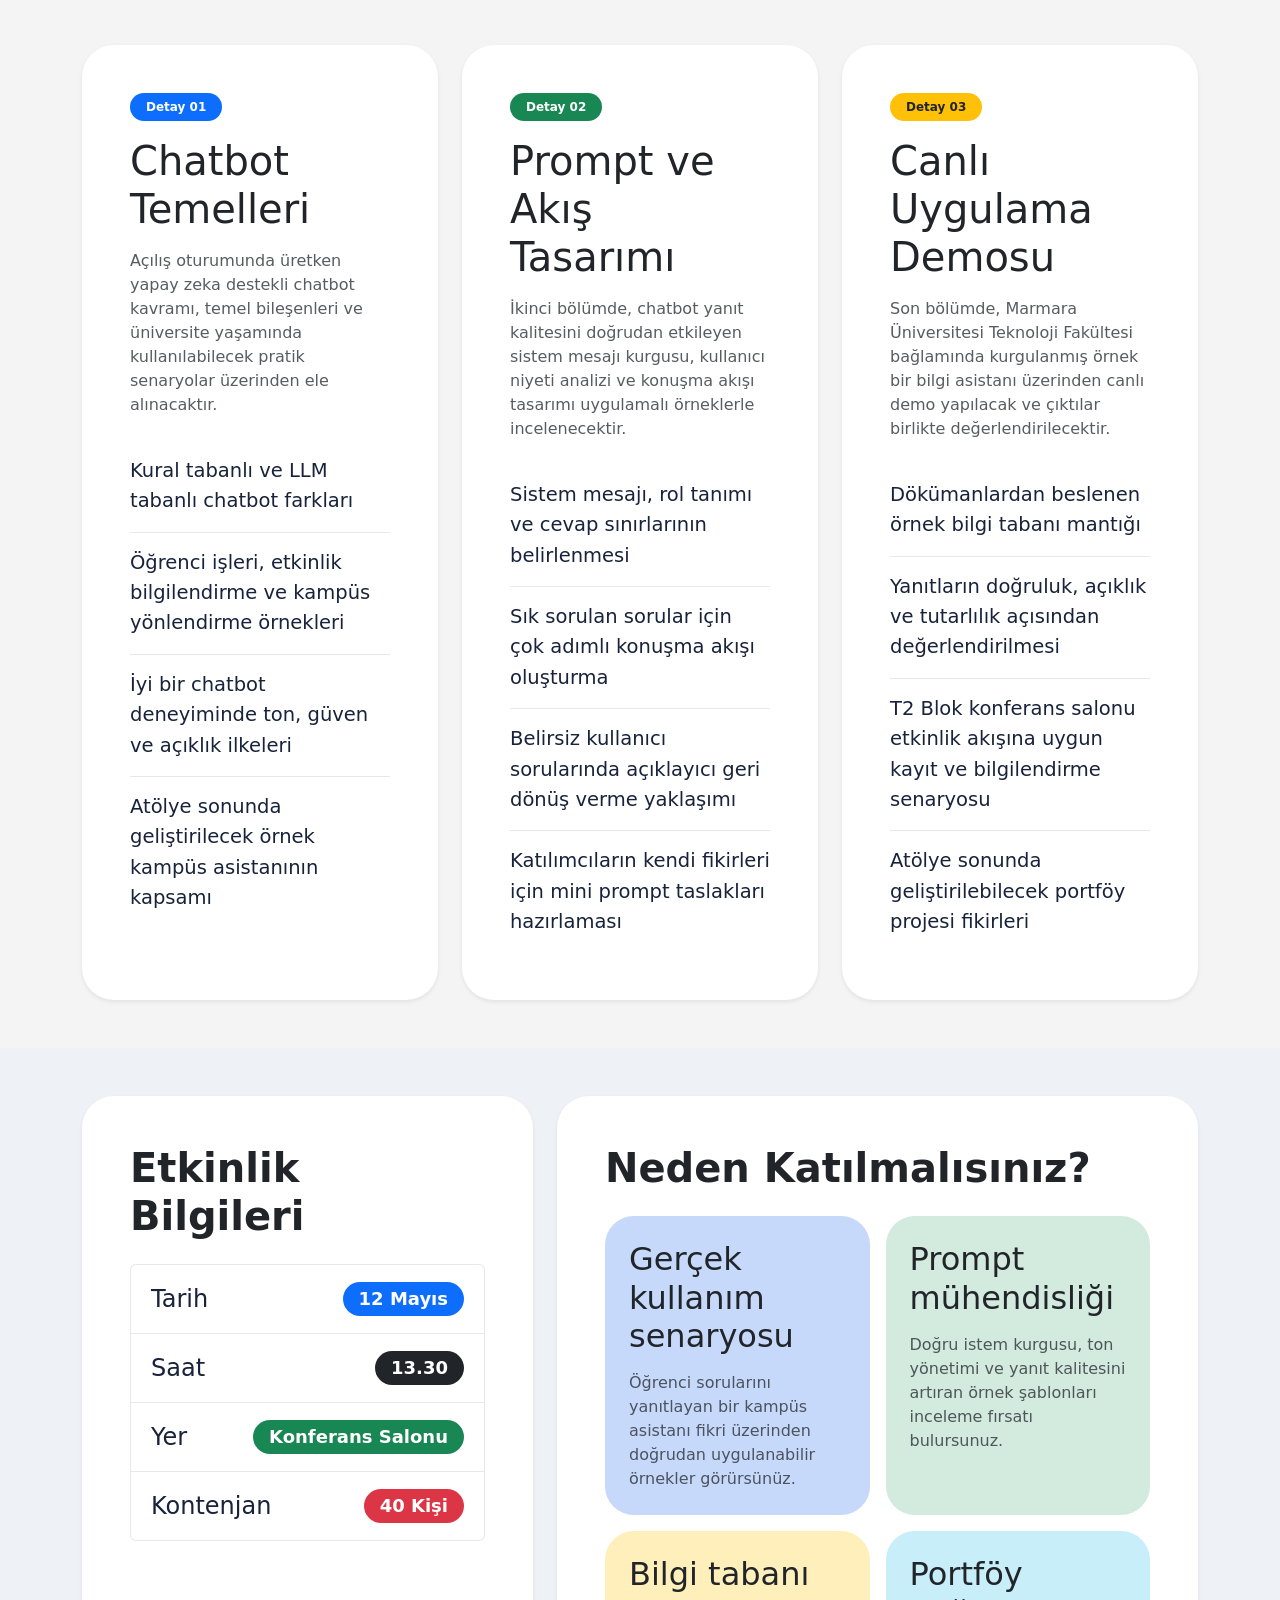
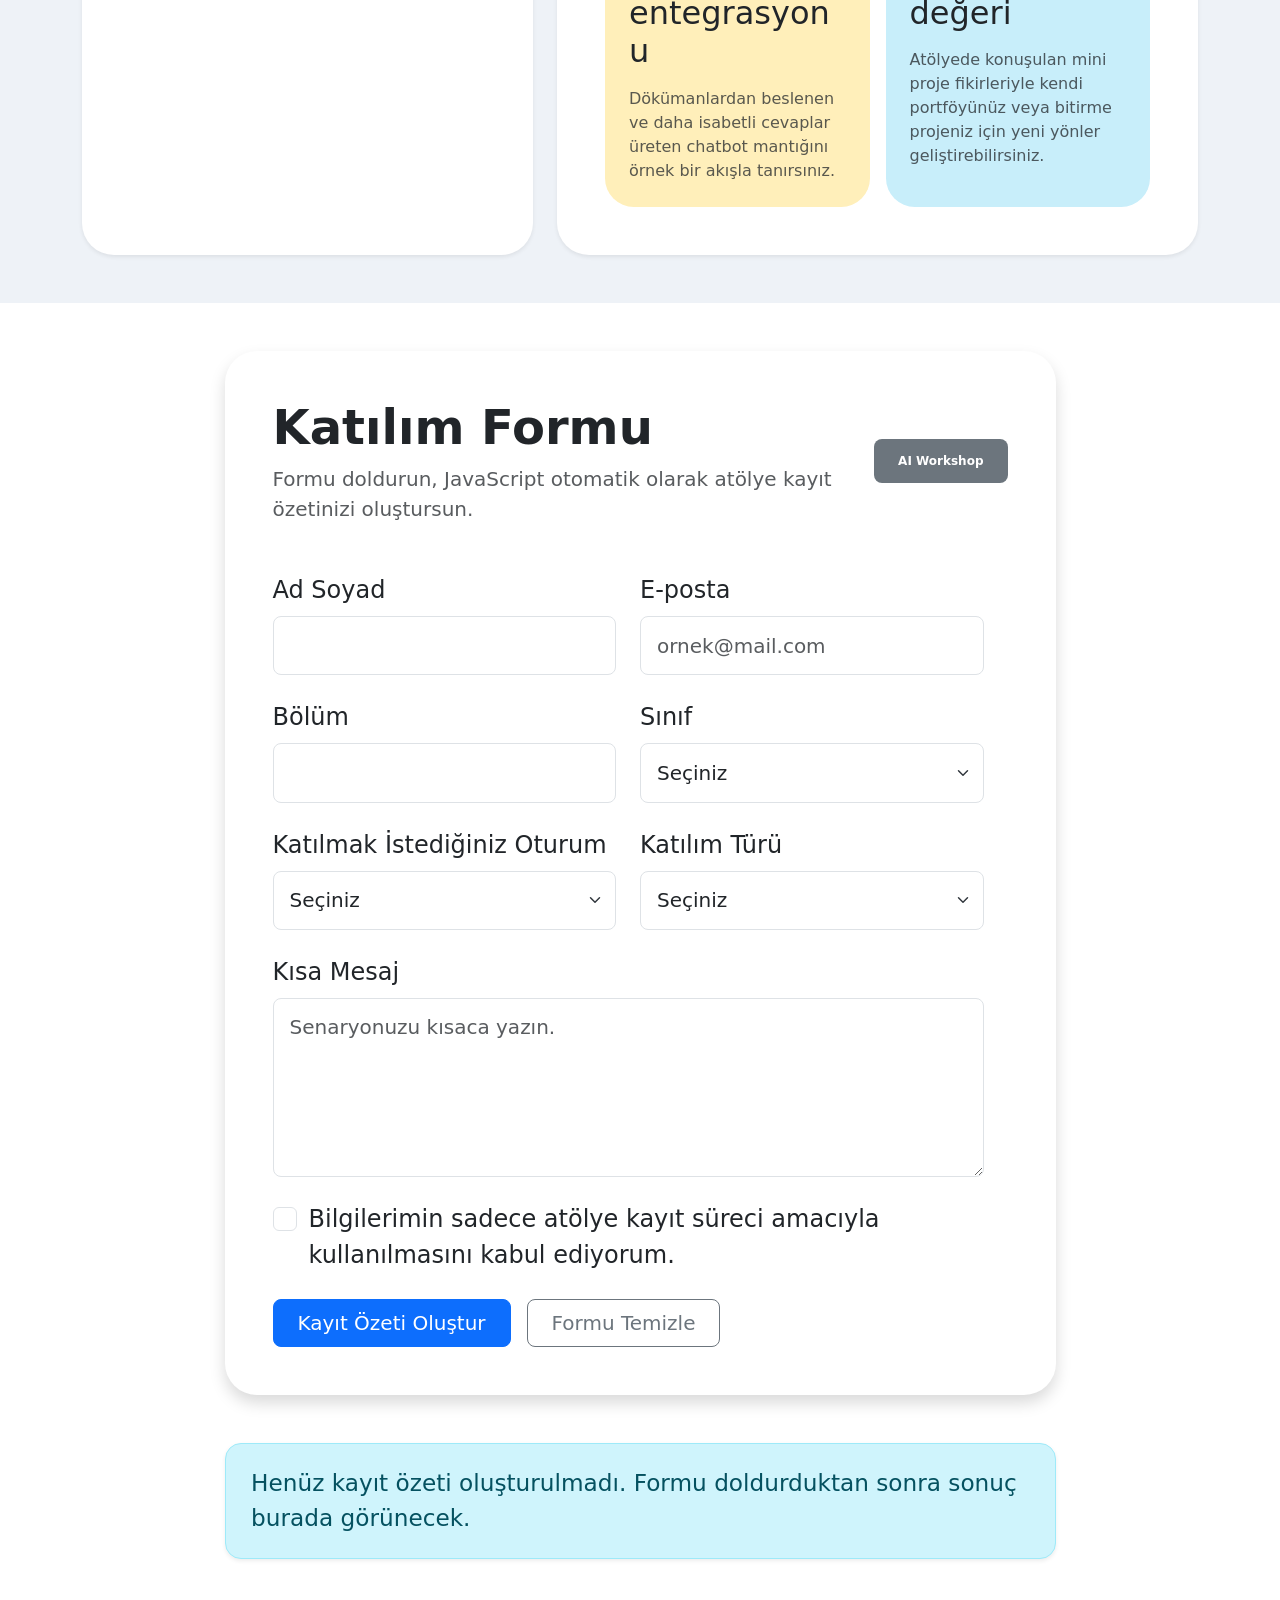
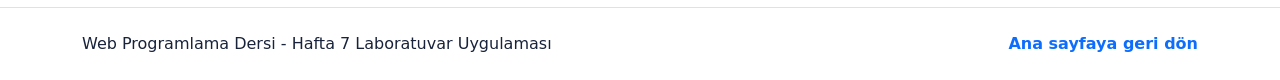
<file: etkilesimli-etkinlik-kaydi/hafta7.html>
<!DOCTYPE html>
<html lang="tr">
  <head>
    <meta charset="UTF-8" />
    <meta name="viewport" content="width=device-width, initial-scale=1.0" />
    <title>Hafta 7 | Chatbot Geliştirme Atölyesi</title>
    <link
      href="https://cdn.jsdelivr.net/npm/bootstrap@5.3.3/dist/css/bootstrap.min.css"
      rel="stylesheet"
    />
    <link rel="stylesheet" href="styles/hafta7.css" />
  </head>
  <body class="week7-page theme-light">
    <nav class="navbar navbar-expand-lg sticky-top border-bottom week7-navbar">
      <div class="container">
       <a class="navbar-brand fw-bold fs-2" href="../index.html#lablar">  <span class="text-primary">WP</span> Lab </a>
        <button
          class="navbar-toggler"
          type="button"
          data-bs-toggle="collapse"
          data-bs-target="#mainNav"
          aria-controls="mainNav"
          aria-expanded="false"
          aria-label="Menüyü aç"
        >
          <span class="navbar-toggler-icon"></span>
        </button>
        <div class="collapse navbar-collapse" id="mainNav">
          <ul class="navbar-nav ms-auto align-items-lg-center gap-lg-3">
            <li class="nav-item"><a class="nav-link" href="../index.html">Ana Sayfa</a>
            <li class="nav-item"><a class="nav-link" href="#atolyeler">Atölyeler</a></li>
            <li class="nav-item"><a class="nav-link" href="#basvuru">Başvuru</a></li>
            <li class="nav-item"><a class="nav-link" href="#sonuc">Sonuç</a></li>
          </ul>
        </div>
      </div>
    </nav>

    <header class="py-5 py-lg-6">
      <div class="container">
        <div class="row g-4 align-items-center">
          <div class="col-lg-7">
            <span class="badge text-bg-primary px-3 py-2 rounded-pill mb-4">Marmara Üniversitesi Teknoloji Fakültesi</span>
            <h1 class="display-2 fw-bold mb-4">Üretken Yapay Zeka ile Chatbot Geliştirme Atölyesi</h1>
            <p class="lead text-body-secondary hero-copy mb-4">
              Marmara Üniversitesi Teknoloji Fakültesi Konferans Salonu'nda düzenlenecek bu atölyede;
              kampüs senaryolarına uygun chatbot akışı, prompt tasarımı ve bilgi tabanı destekli yanıt üretimi
              örnekleri üzerinden gerçekçi bir uygulama deneyimi paylaşılacaktır.
            </p>
            <div class="d-flex flex-column flex-sm-row gap-3">
              <a class="btn btn-primary btn-lg px-4 py-3" href="#basvuru">Kayıt Formuna Git</a>
              <button class="btn btn-outline-dark btn-lg px-4 py-3" id="themeToggle" type="button">
                Koyu Temaya Geç
              </button>
            </div>
          </div>
          <div class="col-lg-5">
            <section class="hero-panel shadow-sm rounded-5 p-4">
              <h2 class="fw-bold mb-4">Etkinlikte Neler Var?</h2>
              <div class="d-flex flex-wrap gap-2 mb-4">
                <span class="badge rounded-pill text-bg-dark">LLM</span>
                <span class="badge rounded-pill text-bg-primary">Prompt</span>
                <span class="badge rounded-pill text-bg-success">RAG</span>
                <span class="badge rounded-pill text-bg-warning">Demo</span>
                <span class="badge rounded-pill text-bg-info text-dark">Soru-Cevap</span>
              </div>
              <ul class="list-group list-group-flush feature-list">
                <li class="list-group-item">Canlı chatbot senaryosu ve kullanıcı akışı</li>
                <li class="list-group-item">Prompt tasarımı ve rol tanımlama yaklaşımı</li>
                <li class="list-group-item">Bilgi tabanından yanıt üreten örnek mimari</li>
                <li class="list-group-item">Soru-cevap ve mini proje fikirleri</li>
              </ul>
            </section>
          </div>
        </div>
      </div>
    </header>

    <main>
      <section id="atolyeler" class="pb-5">
        <div class="container">
          <div class="text-center mb-5">
            <h2 class="display-4 fw-bold">Atölye İçerikleri</h2>
            <p class="lead text-body-secondary">Chatbot geliştirme sürecini gerçek bir etkinlik akışıyla ele alan oturum başlıkları</p>
          </div>
          <div class="row g-4">
            <div class="col-md-6 col-xl-4">
              <article class="card h-100 border-0 shadow-sm rounded-5 info-card">
                <div class="card-body p-4">
                  <span class="badge text-bg-primary rounded-3 mb-4">01</span>
                  <h3 class="card-title h1 mb-3">Chatbot Temelleri</h3>
                  <p class="card-text text-body-secondary">
                    Chatbot türleri, kullanım senaryoları ve üniversite ortamında hangi problemlere çözüm üretebileceği ele alınır.
                  </p>
                  <a class="btn btn-outline-primary mt-3" href="#detay-chatbot">Detay</a>
                </div>
              </article>
            </div>
            <div class="col-md-6 col-xl-4">
              <article class="card h-100 border-0 shadow-sm rounded-5 info-card">
                <div class="card-body p-4">
                  <span class="badge text-bg-success rounded-3 mb-4">02</span>
                  <h3 class="card-title h1 mb-3">Prompt ve Akış Tasarımı</h3>
                  <p class="card-text text-body-secondary">
                    Sistem mesajı, kullanıcı niyeti ve örnek konuşma akışları üzerinden daha tutarlı chatbot deneyimleri kurgulanır.
                  </p>
                  <a class="btn btn-outline-success mt-3" href="#detay-prompt">Detay</a>
                </div>
              </article>
            </div>
            <div class="col-md-6 col-xl-4">
              <article class="card h-100 border-0 shadow-sm rounded-5 info-card">
                <div class="card-body p-4">
                  <span class="badge text-bg-warning rounded-3 mb-4 text-dark">03</span>
                  <h3 class="card-title h1 mb-3">Canlı Uygulama Demosu</h3>
                  <p class="card-text text-body-secondary">
                    Üniversite bilgi asistanı örneği üzerinden bilgi tabanına bağlı yanıt üretimi ve değerlendirme kriterleri gösterilir.
                  </p>
                  <a class="btn btn-outline-warning mt-3" href="#detay-demo">Detay</a>
                </div>
              </article>
            </div>
          </div>
        </div>
      </section>

      <section id="detaylar" class="pb-5">
        <div class="container">
          <div class="text-center mb-5">
            <h2 class="display-5 fw-bold">Oturum Detayları</h2>
          </div>
          <div class="row g-4">
            <div class="col-lg-4">
              <article id="detay-chatbot" class="card border-0 shadow-sm rounded-5 h-100 detail-card">
                <div class="card-body p-4 p-lg-5">
                  <span class="badge text-bg-primary rounded-pill px-3 py-2 mb-3">Detay 01</span>
                  <h3 class="h1 mb-3">Chatbot Temelleri</h3>
                  <p class="text-body-secondary">
                    Açılış oturumunda üretken yapay zeka destekli chatbot kavramı, temel bileşenleri ve
                    üniversite yaşamında kullanılabilecek pratik senaryolar üzerinden ele alınacaktır.
                  </p>
                  <ul class="list-group list-group-flush detail-list mt-4">
                    <li class="list-group-item">Kural tabanlı ve LLM tabanlı chatbot farkları</li>
                    <li class="list-group-item">Öğrenci işleri, etkinlik bilgilendirme ve kampüs yönlendirme örnekleri</li>
                    <li class="list-group-item">İyi bir chatbot deneyiminde ton, güven ve açıklık ilkeleri</li>
                    <li class="list-group-item">Atölye sonunda geliştirilecek örnek kampüs asistanının kapsamı</li>
                  </ul>
                </div>
              </article>
            </div>
            <div class="col-lg-4">
              <article id="detay-prompt" class="card border-0 shadow-sm rounded-5 h-100 detail-card">
                <div class="card-body p-4 p-lg-5">
                  <span class="badge text-bg-success rounded-pill px-3 py-2 mb-3">Detay 02</span>
                  <h3 class="h1 mb-3">Prompt ve Akış Tasarımı</h3>
                  <p class="text-body-secondary">
                    İkinci bölümde, chatbot yanıt kalitesini doğrudan etkileyen sistem mesajı kurgusu,
                    kullanıcı niyeti analizi ve konuşma akışı tasarımı uygulamalı örneklerle incelenecektir.
                  </p>
                  <ul class="list-group list-group-flush detail-list mt-4">
                    <li class="list-group-item">Sistem mesajı, rol tanımı ve cevap sınırlarının belirlenmesi</li>
                    <li class="list-group-item">Sık sorulan sorular için çok adımlı konuşma akışı oluşturma</li>
                    <li class="list-group-item">Belirsiz kullanıcı sorularında açıklayıcı geri dönüş verme yaklaşımı</li>
                    <li class="list-group-item">Katılımcıların kendi fikirleri için mini prompt taslakları hazırlaması</li>
                  </ul>
                </div>
              </article>
            </div>
            <div class="col-lg-4">
              <article id="detay-demo" class="card border-0 shadow-sm rounded-5 h-100 detail-card">
                <div class="card-body p-4 p-lg-5">
                  <span class="badge text-bg-warning rounded-pill px-3 py-2 mb-3 text-dark">Detay 03</span>
                  <h3 class="h1 mb-3">Canlı Uygulama Demosu</h3>
                  <p class="text-body-secondary">
                    Son bölümde, Marmara Üniversitesi Teknoloji Fakültesi bağlamında kurgulanmış örnek bir
                    bilgi asistanı üzerinden canlı demo yapılacak ve çıktılar birlikte değerlendirilecektir.
                  </p>
                  <ul class="list-group list-group-flush detail-list mt-4">
                    <li class="list-group-item">Dökümanlardan beslenen örnek bilgi tabanı mantığı</li>
                    <li class="list-group-item">Yanıtların doğruluk, açıklık ve tutarlılık açısından değerlendirilmesi</li>
                    <li class="list-group-item">T2 Blok konferans salonu etkinlik akışına uygun kayıt ve bilgilendirme senaryosu</li>
                    <li class="list-group-item">Atölye sonunda geliştirilebilecek portföy projesi fikirleri</li>
                  </ul>
                </div>
              </article>
            </div>
          </div>
        </div>
      </section>

      <section id="bilgiler" class="py-5 section-soft">
        <div class="container">
          <div class="row g-4">
            <div class="col-lg-5">
              <article class="card border-0 shadow-sm rounded-5 h-100">
                <div class="card-body p-4 p-lg-5">
                  <h2 class="display-6 fw-bold mb-4">Etkinlik Bilgileri</h2>
                  <div class="list-group info-list">
                    <div class="list-group-item d-flex justify-content-between align-items-center">
                      <span>Tarih</span>
                      <span class="badge text-bg-primary rounded-pill px-3 py-2">12 Mayıs</span>
                    </div>
                    <div class="list-group-item d-flex justify-content-between align-items-center">
                      <span>Saat</span>
                      <span class="badge text-bg-dark rounded-pill px-3 py-2">13.30</span>
                    </div>
                    <div class="list-group-item d-flex justify-content-between align-items-center">
                      <span>Yer</span>
                      <span class="badge text-bg-success rounded-pill px-3 py-2">Konferans Salonu</span>
                    </div>
                    <div class="list-group-item d-flex justify-content-between align-items-center">
                      <span>Kontenjan</span>
                      <span class="badge text-bg-danger rounded-pill px-3 py-2">40 Kişi</span>
                    </div>
                  </div>
                </div>
              </article>
            </div>
            <div class="col-lg-7">
              <article class="card border-0 shadow-sm rounded-5 h-100">
                <div class="card-body p-4 p-lg-5">
                  <h2 class="display-6 fw-bold mb-4">Neden Katılmalısınız?</h2>
                  <div class="row g-3">
                    <div class="col-md-6">
                      <div class="reason-box reason-blue h-100">
                        <h3 class="h2 mb-3">Gerçek kullanım senaryosu</h3>
                        <p class="mb-0 text-body-secondary">
                          Öğrenci sorularını yanıtlayan bir kampüs asistanı fikri üzerinden doğrudan uygulanabilir örnekler görürsünüz.
                        </p>
                      </div>
                    </div>
                    <div class="col-md-6">
                      <div class="reason-box reason-green h-100">
                        <h3 class="h2 mb-3">Prompt mühendisliği</h3>
                        <p class="mb-0 text-body-secondary">
                          Doğru istem kurgusu, ton yönetimi ve yanıt kalitesini artıran örnek şablonları inceleme fırsatı bulursunuz.
                        </p>
                      </div>
                    </div>
                    <div class="col-md-6">
                      <div class="reason-box reason-yellow h-100">
                        <h3 class="h2 mb-3">Bilgi tabanı entegrasyonu</h3>
                        <p class="mb-0 text-body-secondary">
                          Dökümanlardan beslenen ve daha isabetli cevaplar üreten chatbot mantığını örnek bir akışla tanırsınız.
                        </p>
                      </div>
                    </div>
                    <div class="col-md-6">
                      <div class="reason-box reason-cyan h-100">
                        <h3 class="h2 mb-3">Portföy değeri</h3>
                        <p class="mb-0 text-body-secondary">
                          Atölyede konuşulan mini proje fikirleriyle kendi portföyünüz veya bitirme projeniz için yeni yönler geliştirebilirsiniz.
                        </p>
                      </div>
                    </div>
                  </div>
                </div>
              </article>
            </div>
          </div>
        </div>
      </section>

      <section id="basvuru" class="py-5">
        <div class="container">
          <div class="row justify-content-center">
            <div class="col-xl-9">
              <article class="card border-0 shadow rounded-5 form-shell">
                <div class="card-body p-4 p-md-5">
                  <div class="d-flex flex-column flex-lg-row justify-content-between align-items-lg-center gap-3 mb-4">
                    <div>
                      <h2 class="display-5 fw-bold mb-2">Katılım Formu</h2>
                      <p class="lead text-body-secondary mb-0">
                        Formu doldurun, JavaScript otomatik olarak atölye kayıt özetinizi oluştursun.
                      </p>
                    </div>
                    <span class="badge text-bg-secondary px-4 py-3 rounded-3 align-self-start align-self-lg-center">
                      AI Workshop
                    </span>
                  </div>

                  <div id="formAlert" class="alert d-none" role="alert"></div>

                  <form id="applicationForm" class="row g-4 needs-validation" novalidate>
                    <div class="row g-4">
                      <div class="col-md-6">
                        <label class="form-label fs-4" for="fullName">Ad Soyad</label>
                        <input class="form-control form-control-lg" id="fullName" name="fullName" type="text" required />
                        <div class="invalid-feedback">Lütfen adınızı ve soyadınızı giriniz.</div>
                      </div>

                      <div class="col-md-6">
                        <label class="form-label fs-4" for="email">E-posta</label>
                        <input class="form-control form-control-lg" id="email" name="email" type="email" placeholder="ornek@mail.com" required />
                        <div class="invalid-feedback">Geçerli bir e-posta adresi (@ içeren) giriniz.</div>
                      </div>

                      <div class="col-md-6">
                        <label class="form-label fs-4" for="department">Bölüm</label>
                        <input class="form-control form-control-lg" id="department" name="department" type="text" required />
                        <div class="invalid-feedback">Lütfen bölümünüzü yazınız.</div>
                      </div>

                      <div class="col-md-6">
                        <label class="form-label fs-4" for="grade">Sınıf</label>
                        <select class="form-select form-select-lg" id="grade" name="grade" required>
                          <option value="">Seçiniz</option>
                          <option>1. Sınıf</option>
                          <option>2. Sınıf</option>
                          <option>3. Sınıf</option>
                          <option>4. Sınıf</option>
                        </select>
                        <div class="invalid-feedback">Lütfen sınıfınızı seçiniz.</div>
                      </div>

                      <div class="col-md-6">
                        <label class="form-label fs-4" for="session">Katılmak İstediğiniz Oturum</label>
                        <select class="form-select form-select-lg" id="session" name="session" required>
                          <option value="">Seçiniz</option>
                          <option>Kampüs Bilgi Asistanı Tasarımı</option>
                          <option>Prompt ve Konuşma Akışı Oturumu</option>
                          <option>RAG Destekli Chatbot Demo Uygulaması</option>
                        </select>
                        <div class="invalid-feedback">Lütfen bir oturum seçiniz.</div>
                      </div>

                      <div class="col-md-6">
                        <label class="form-label fs-4" for="attendanceType">Katılım Türü</label>
                        <select class="form-select form-select-lg" id="attendanceType" name="attendanceType" required>
                          <option value="">Seçiniz</option>
                          <option>Yüz yüze</option>
                          <option>Çevrim içi</option>
                          <option>Hibrit</option>
                        </select>
                        <div class="invalid-feedback">Lütfen katılım türünü seçiniz.</div>
                      </div>

                      <div class="col-12">
                        <label class="form-label fs-4" for="message">Kısa Mesaj</label>
                        <textarea class="form-control form-control-lg" id="message" name="message" rows="5" placeholder="Senaryonuzu kısaca yazın." required></textarea>
                        <div class="invalid-feedback">Lütfen kısa bir mesaj yazınız.</div>
                      </div>

                      <div class="col-12">
                        <div class="form-check fs-4">
                          <input class="form-check-input" id="consent" name="consent" type="checkbox" required />
                          <label class="form-check-label" for="consent">
                            Bilgilerimin sadece atölye kayıt süreci amacıyla kullanılmasını kabul ediyorum.
                          </label>
                          <div class="invalid-feedback">Devam etmek için onay vermelisiniz.</div>
                        </div>
                      </div>

                      <div class="col-12 d-flex flex-column flex-sm-row gap-3">
                        <button class="btn btn-primary btn-lg px-4" type="submit">Kayıt Özeti Oluştur</button>
                        <button class="btn btn-outline-secondary btn-lg px-4" id="resetButton" type="button">
                          Formu Temizle
                        </button>
                      </div>
                    </div>
                  </form>
                </div>
              </article>
            </div>
          </div>
        </div>
      </section>

      <section id="sonuc" class="pb-5">
        <div class="container">
          <div class="row justify-content-center">
            <div class="col-xl-9">
              <div id="summaryResult" class="alert alert-info result-placeholder rounded-4 shadow-sm mb-0" role="status">
                Henüz kayıt özeti oluşturulmadı. Formu doldurduktan sonra sonuç burada görünecek.
              </div>
            </div>
          </div>
        </div>
      </section>
    </main>

    <footer class="py-4 border-top">
      <div class="container d-flex flex-column flex-md-row justify-content-between align-items-md-center gap-2">
        <p class="mb-0">Web Programlama Dersi - Hafta 7 Laboratuvar Uygulaması</p>
    
        <a class="text-decoration-none fw-bold" href="../index.html">Ana sayfaya geri dön</a>
      </div>
    </footer>

    <script src="https://cdn.jsdelivr.net/npm/bootstrap@5.3.3/dist/js/bootstrap.bundle.min.js"></script>
    <script src="scripts/hafta7.js"></script>
  </body>
</html>
</file>
<file: flexbox_odev/style.css>
* {
    margin: 0;
    padding: 0;
    box-sizing: border-box;
    font-family: 'Roboto', sans-serif;
}

body {
    background:
        radial-gradient(circle at top left, rgba(43, 92, 230, 0.14), transparent 28%),
        linear-gradient(180deg, #eef4ff 0%, #ffffff 100%);
    color: #17233c;
}

.wrapper {
    display: flex;
    flex-direction: column;
    height: 100vh;
    overflow: hidden;
    padding: 0;
    gap: 0;
}

.navbar {
    display: flex;
    flex-direction: column;
    justify-content: space-between;
    align-items: stretch;
    height: 10vh;
    padding: 0;
    background: rgba(255, 255, 255, 0.82);
    border-bottom: 1px solid rgba(23, 35, 60, 0.08);
    backdrop-filter: blur(10px);
    border: 1px solid rgba(23, 35, 60, 0.08);
    border-radius: 0;
    box-shadow: 0 16px 40px rgba(34, 47, 79, 0.08);
    overflow: hidden;
}

.nav-main {
    display: flex;
    justify-content: space-between;
    align-items: center;
    min-height: 56%;
    padding: 0.55vh 1.6vw;
}

.nav-meta,
.hero-meta,
.cards-meta,
.grow-meta,
.section-head-pills {
    display: flex;
    flex-wrap: wrap;
    gap: 0.6rem;
}

.nav-meta {
    min-height: 44%;
    padding: 0.35vh 1.4vw;
    border-top: 1px solid rgba(23, 35, 60, 0.08);
    align-items: center;
}

.logo,
.logo a {
    display: flex;
    align-items: center;
    height: 100%;
}

.logo img {
    max-height: 4.8vh;
    width: auto;
    object-fit: contain;
}

.nav-links {
    display: flex;
    align-items: center;
    list-style: none;
    gap: 1rem;
}

.nav-links a {
    text-decoration: none;
    color: #253556;
    font-size: 0.82rem;
    font-weight: 600;
    transition: color 0.25s ease;
}

.nav-links a:hover {
    color: #2457d6;
}

.meta-pill {
    display: inline-flex;
    align-items: center;
    justify-content: center;
    min-height: 1.55rem;
    padding: 0.12rem 0.72rem;
    border-radius: 999px;
    background: linear-gradient(180deg, #f8f8fd 0%, #ececf6 100%);
    border: 1px solid rgba(33, 44, 72, 0.08);
    color: #5d6880;
    font-size: 0.64rem;
    white-space: nowrap;
}

.hero {
    display: flex;
    flex-direction: column;
    justify-content: space-between;
    align-items: stretch;
    height: 30vh;
    padding: 0.9vh 1.4vw;
    gap: 0.55vh;
    background: rgba(255, 255, 255, 0.8);
    border: 1px solid rgba(23, 35, 60, 0.08);
    border-radius: 0;
    box-shadow: 0 16px 40px rgba(34, 47, 79, 0.08);
}

.hero-main {
    display: flex;
    flex-direction: row;
    justify-content: space-between;
    align-items: stretch;
    min-height: 0;
    flex: 1 1 auto;
    gap: 0.9rem;
}

.hero-content,
.hero-visual {
    border-radius: 1.5rem;
    overflow: hidden;
}

.hero-content {
    flex: 1 1 54%;
    display: flex;
    flex-direction: column;
    justify-content: center;
    align-items: flex-start;
    gap: 0.42rem;
    padding: 0.95rem 1.05rem;
    background: linear-gradient(135deg, #16315f 0%, #2457d6 100%);
    color: #ffffff;
    box-shadow: 0 18px 40px rgba(36, 87, 214, 0.18);
}

.hero-tag {
    display: inline-flex;
    align-items: center;
    justify-content: center;
    padding: 0.24rem 0.64rem;
    border-radius: 999px;
    background: rgba(255, 255, 255, 0.16);
    font-size: 0.66rem;
    font-weight: 700;
    letter-spacing: 0.02em;
}

.hero-content h1 {
    font-size: clamp(1.15rem, 1.8vw, 1.75rem);
    line-height: 1.02;
    font-weight: 900;
}

.hero-content p {
    max-width: 92%;
    font-size: 0.68rem;
    line-height: 1.22;
    color: rgba(255, 255, 255, 0.9);
    display: -webkit-box;
    -webkit-line-clamp: 4;
    -webkit-box-orient: vertical;
    overflow: hidden;
}

.hero-lines,
.card-lines {
    display: flex;
    flex-direction: column;
    gap: 0.24rem;
    width: 100%;
}

.hero-lines span,
.card-lines span {
    display: block;
    height: 0.22rem;
    border-radius: 999px;
    background: rgba(255, 255, 255, 0.28);
}

.hero-lines span:first-child {
    width: 82%;
}

.hero-lines span:last-child {
    width: 66%;
}

.back-btn {
    display: inline-flex;
    align-items: center;
    justify-content: center;
    padding: 0.42rem 0.82rem;
    border-radius: 0.7rem;
    background: #ffffff;
    color: #193566;
    text-decoration: none;
    font-size: 0.7rem;
    font-weight: 700;
    box-shadow: 0 10px 24px rgba(18, 30, 59, 0.18);
}

.hero-visual {
    flex: 1 1 46%;
    display: flex;
    justify-content: center;
    align-items: stretch;
    position: relative;
    background: #dfe8fb;
    min-width: 0;
}

.hero-visual img {
    width: 100%;
    height: 100%;
    object-fit: cover;
}

.hero-note {
    position: absolute;
    left: 0.8rem;
    bottom: 0.8rem;
    display: flex;
    flex-direction: column;
    gap: 0.2rem;
    padding: 0.55rem 0.72rem;
    border-radius: 0.9rem;
    background: rgba(255, 255, 255, 0.88);
    color: #17233c;
    backdrop-filter: blur(8px);
}

.hero-note strong {
    font-size: 0.72rem;
}

.hero-note span {
    font-size: 0.62rem;
    color: #53627e;
}

.hero-meta {
    padding-top: 0.2rem;
}

.cards {
    display: flex;
    flex-direction: column;
    justify-content: space-between;
    align-items: stretch;
    height: 30vh;
    padding: 0.85vh 1.4vw;
    background: rgba(255, 255, 255, 0.8);
    border: 1px solid rgba(23, 35, 60, 0.08);
    border-radius: 0;
    box-shadow: 0 16px 40px rgba(34, 47, 79, 0.08);
}

.section-head {
    display: flex;
    justify-content: space-between;
    align-items: center;
    gap: 0.7rem;
    padding-bottom: 0.45vh;
    border-bottom: 1px solid rgba(23, 35, 60, 0.08);
}

.section-head h2 {
    font-size: 0.95rem;
    color: #24304a;
}

.cards-grid {
    display: flex;
    flex-wrap: wrap;
    justify-content: space-between;
    align-content: center;
    gap: 0.55rem;
    min-height: 0;
    flex: 1 1 auto;
    padding: 0.45vh 0;
}

.card {
    flex: 1 1 calc(33.333% - 0.55rem);
    min-width: 0;
    height: calc(50% - 0.3rem);
    display: flex;
    flex-direction: column;
    justify-content: flex-start;
    align-items: flex-start;
    gap: 0.16rem;
    padding: 0.5rem 0.62rem;
    border-radius: 0.95rem;
    background: #ffffff;
    border: 1px solid rgba(23, 35, 60, 0.08);
    box-shadow: 0 10px 24px rgba(23, 35, 60, 0.06);
}

.card-no {
    display: inline-flex;
    align-items: center;
    justify-content: center;
    min-width: 1.7rem;
    height: 1.7rem;
    border-radius: 0.6rem;
    background: #2457d6;
    color: #ffffff;
    font-size: 0.72rem;
    font-weight: 700;
}

.card h3 {
    font-size: 0.74rem;
    color: #1c2d4c;
    line-height: 1.05;
}

.card p {
    font-size: 0.58rem;
    line-height: 1.14;
    color: #65748d;
    display: -webkit-box;
    -webkit-line-clamp: 3;
    -webkit-box-orient: vertical;
    overflow: hidden;
}

.card-lines span {
    background: rgba(36, 53, 86, 0.12);
}

.card-lines span:first-child {
    width: 78%;
}

.card-lines span:last-child {
    width: 55%;
}

.mini-btn {
    display: inline-flex;
    align-items: center;
    justify-content: center;
    min-width: 4rem;
    padding: 0.28rem 0.62rem;
    border-radius: 0.5rem;
    background: linear-gradient(135deg, #7aa2ee 0%, #608fe5 100%);
    color: #ffffff;
    text-decoration: none;
    font-size: 0.6rem;
    font-weight: 600;
    box-shadow: inset 0 1px 0 rgba(255, 255, 255, 0.18);
    border: none;
    cursor: default;
}

.cards-meta {
    padding-top: 0.1rem;
}

.grow-section {
    display: flex;
    flex-direction: column;
    align-items: stretch;
    justify-content: space-between;
    gap: 0.45rem;
    height: 20vh;
    padding: 0.85vh 1.4vw;
    background: rgba(255, 255, 255, 0.8);
    border: 1px solid rgba(23, 35, 60, 0.08);
    border-radius: 0;
    box-shadow: 0 16px 40px rgba(34, 47, 79, 0.08);
}

.grow-main {
    display: flex;
    flex-direction: row;
    align-items: stretch;
    justify-content: space-between;
    gap: 0.7rem;
    min-height: 0;
    flex: 1 1 auto;
}

.grow-box {
    display: flex;
    flex-direction: column;
    justify-content: center;
    align-items: center;
    text-align: center;
    color: #ffffff;
    border-radius: 0.95rem;
    padding: 0.55rem;
    gap: 0.16rem;
}

.grow-box h3 {
    font-size: 0.74rem;
}

.grow-box p {
    font-size: 0.58rem;
    opacity: 0.92;
    line-height: 1.14;
    display: -webkit-box;
    -webkit-line-clamp: 3;
    -webkit-box-orient: vertical;
    overflow: hidden;
}

.box1 {
    flex-grow: 1;
    background: linear-gradient(135deg, #1f4dbf 0%, #3a7bff 100%);
}

.box2 {
    flex-grow: 2;
    background: linear-gradient(135deg, #103b8f 0%, #235fdf 100%);
}

.box3 {
    flex-grow: 1;
    background: linear-gradient(135deg, #1f4dbf 0%, #3a7bff 100%);
}

.light-btn {
    background: linear-gradient(135deg, #7299df 0%, #5883d5 100%);
}

.success-btn {
    background: linear-gradient(135deg, #7dbd74 0%, #67aa5f 100%);
}

.warm-btn {
    background: linear-gradient(135deg, #efb06e 0%, #e49a54 100%);
}

.footer {
    display: flex;
    justify-content: center;
    align-items: center;
    height: 10vh;
    padding: 0 2rem;
    background: rgba(255, 255, 255, 0.8);
    color: #47536a;
    font-size: 0.72rem;
    letter-spacing: 0.01em;
    border: 1px solid rgba(23, 35, 60, 0.08);
    border-radius: 0;
    box-shadow: 0 16px 40px rgba(34, 47, 79, 0.08);
}

@media (min-width: 1200px) {
    .wrapper {
        max-width: 1440px;
        margin: 0 auto;
    }
}

@media (max-width: 1100px) {
    .hero-content h1 {
        font-size: 1.55rem;
    }

    .hero-content p,
    .card p {
        font-size: 0.72rem;
    }

    .nav-links {
        gap: 1rem;
    }
}

@media (max-width: 900px) {
    .wrapper {
        height: auto;
        min-height: 100vh;
        overflow: visible;
    }

    .navbar,
    .hero,
    .cards,
    .grow-section,
    .footer {
        height: auto;
        min-height: unset;
    }

    .navbar,
    .hero,
    .cards,
    .grow-section {
        padding-top: 1.2rem;
        padding-bottom: 1.2rem;
    }

    .hero-main,
    .nav-main,
    .section-head,
    .grow-main {
        flex-direction: column;
        align-items: stretch;
    }

    .hero-content,
    .hero-visual {
        min-height: 220px;
    }

    .card {
        flex-basis: calc(50% - 0.5rem);
        height: 150px;
    }

    .grow-box {
        min-height: 110px;
    }
}

@media (max-width: 640px) {
    .nav-links {
        flex-wrap: wrap;
        justify-content: center;
    }

    .card {
        flex-basis: 100%;
    }

    .hero-content h1 {
        font-size: 1.55rem;
    }

    .wrapper {
        padding: 0.8rem;
        gap: 0.8rem;
    }
}
</file>
<file: etkilesimli-etkinlik-kaydi/styles/hafta7.css>
:root {
  --page-bg: #f4f7ff;
  --section-bg: #eef2f7;
  --surface-bg: #ffffff;
  --surface-alt: #f8fbff;
  --text-color: #18233b;
  --muted-color: #62738d;
  --border-color: rgba(24, 35, 59, 0.1);
  --hero-shadow: 0 28px 60px rgba(46, 84, 158, 0.12);
}

body {
  background: var(--page-bg);
  color: var(--text-color);
  transition: background-color 0.3s ease, color 0.3s ease;
}

.landing-page {
  min-height: 100vh;
  background:
    radial-gradient(circle at top left, rgba(63, 116, 255, 0.16), transparent 32%),
    radial-gradient(circle at right center, rgba(49, 99, 255, 0.12), transparent 28%),
    #eef3ff;
}

.landing-shell {
  min-height: 100vh;
  display: flex;
  align-items: center;
}

.landing-card {
  max-width: 1320px;
  background: rgba(255, 255, 255, 0.96);
  border-radius: 2rem;
  box-shadow: var(--hero-shadow);
  padding: 3.5rem clamp(1.25rem, 3vw, 4rem);
}

.landing-copy {
  max-width: 880px;
}

.week-tile {
  background: #fff;
  border: 1px solid rgba(64, 98, 164, 0.14);
  border-radius: 1.4rem;
  padding: 1.6rem 1.25rem;
  text-align: center;
  box-shadow: 0 14px 30px rgba(31, 45, 83, 0.06);
}

.week-tile h2 {
  font-size: 2rem;
  margin-bottom: 0.5rem;
}

.week-tile p {
  margin-bottom: 0;
  font-size: 1.7rem;
}

.week-tile-active {
  border-color: rgba(37, 99, 235, 0.25);
}

.week7-page {
  background:
    linear-gradient(180deg, #ffffff 0%, #ffffff 28%, #f4f4f5 28%, #f4f4f5 58%, #ffffff 58%, #ffffff 100%);
}

.week7-navbar {
  background: rgba(31, 35, 40, 0.98);
}

.week7-navbar .navbar-brand,
.week7-navbar .nav-link,
.week7-navbar .navbar-toggler {
  color: #ffffff;
}

.week7-navbar .nav-link {
  opacity: 0.68;
}

.week7-navbar .nav-link.active,
.week7-navbar .nav-link:hover,
.week7-navbar .nav-link:focus {
  opacity: 1;
  color: #ffffff;
}

.week7-navbar .navbar-toggler {
  border-color: rgba(255, 255, 255, 0.35);
}

.week7-navbar .navbar-toggler-icon {
  filter: invert(1);
}

.py-lg-6 {
  padding-top: 6rem;
  padding-bottom: 6rem;
}

.hero-copy {
  max-width: 760px;
}

.hero-panel,
.info-card,
.detail-card,
.form-shell,
.card {
  background: var(--surface-bg);
}

.hero-panel {
  box-shadow: var(--hero-shadow);
}

.feature-list .list-group-item {
  background: transparent;
  color: var(--text-color);
  border-color: var(--border-color);
  font-size: 1.5rem;
  padding-left: 0;
}

.section-soft {
  background: var(--section-bg);
}

.info-list .list-group-item {
  font-size: 1.5rem;
  background: var(--surface-bg);
  color: var(--text-color);
  border-color: var(--border-color);
  padding: 1rem 1.25rem;
}

.detail-list .list-group-item {
  background: transparent;
  color: var(--text-color);
  border-color: var(--border-color);
  font-size: 1.22rem;
  line-height: 1.55;
  padding: 0.95rem 0;
}

.reason-box {
  border-radius: 1.8rem;
  padding: 1.5rem;
}

.reason-blue {
  background: #c7d9fb;
}

.reason-green {
  background: #d3eadf;
}

.reason-yellow {
  background: #ffefba;
}

.reason-cyan {
  background: #c8eefa;
}

.form-shell {
  box-shadow: 0 26px 48px rgba(31, 45, 83, 0.12);
}

.form-control,
.form-select {
  padding-top: 0.85rem;
  padding-bottom: 0.85rem;
}

.result-placeholder {
  font-size: 1.45rem;
  padding: 1.4rem 1.6rem;
}

.summary-card {
  background: var(--surface-bg);
  border: 1px solid var(--border-color);
}

.summary-card .list-group-item {
  background: transparent;
  color: var(--text-color);
  border-color: var(--border-color);
}

footer {
  background: transparent;
}

body.theme-dark {
  --page-bg: #0e1423;
  --section-bg: #151f32;
  --surface-bg: #111a2c;
  --surface-alt: #0f1625;
  --text-color: #edf2ff;
  --muted-color: #b6c4df;
  --border-color: rgba(219, 231, 255, 0.12);
  --hero-shadow: 0 24px 60px rgba(0, 0, 0, 0.35);
  background:
    linear-gradient(180deg, #0e1423 0%, #0e1423 28%, #151f32 28%, #151f32 58%, #0e1423 58%, #0e1423 100%);
}

body.theme-dark,
body.theme-dark .text-body-secondary,
body.theme-dark footer a,
body.theme-dark footer p {
  color: var(--text-color) !important;
}

body.theme-dark .btn-outline-dark {
  color: #edf2ff;
  border-color: rgba(237, 242, 255, 0.45);
}

body.theme-dark .btn-outline-dark:hover {
  background: #edf2ff;
  color: #111a2c;
}

body.theme-dark .feature-list .list-group-item,
body.theme-dark .info-list .list-group-item,
body.theme-dark .summary-card .list-group-item,
body.theme-dark .form-control,
body.theme-dark .form-select,
body.theme-dark .form-check-label,
body.theme-dark .form-label,
body.theme-dark .card,
body.theme-dark .hero-panel,
body.theme-dark .form-shell {
  color: var(--text-color);
}

body.theme-dark .form-control,
body.theme-dark .form-select {
  background: #0f1625;
  border-color: rgba(219, 231, 255, 0.18);
}

body.theme-dark .form-control::placeholder {
  color: #98a7c6;
}

body.theme-dark .hero-panel,
body.theme-dark .card,
body.theme-dark .form-shell,
body.theme-dark .summary-card {
  background: var(--surface-bg);
}

body.theme-dark .week7-navbar {
  background: rgba(8, 12, 20, 0.98);
}

body.theme-dark .section-soft {
  background: var(--section-bg);
}

body.theme-dark .result-placeholder.alert-info {
  background: rgba(13, 202, 240, 0.16);
  border-color: rgba(13, 202, 240, 0.3);
  color: #c7f6ff;
}

body.theme-dark .reason-blue {
  background: rgba(111, 162, 255, 0.2);
}

body.theme-dark .reason-green {
  background: rgba(111, 214, 166, 0.18);
}

body.theme-dark .reason-yellow {
  background: rgba(255, 210, 74, 0.18);
}

body.theme-dark .reason-cyan {
  background: rgba(86, 214, 255, 0.18);
}

@media (max-width: 991.98px) {
  .landing-card {
    padding: 2rem 1.25rem;
  }

  .week7-page {
    background: var(--page-bg);
  }
}

@media (max-width: 767.98px) {
  .week-tile h2 {
    font-size: 1.6rem;
  }

  .week-tile p,
  .feature-list .list-group-item,
  .info-list .list-group-item,
  .result-placeholder {
    font-size: 1.2rem;
  }
}
</file>
